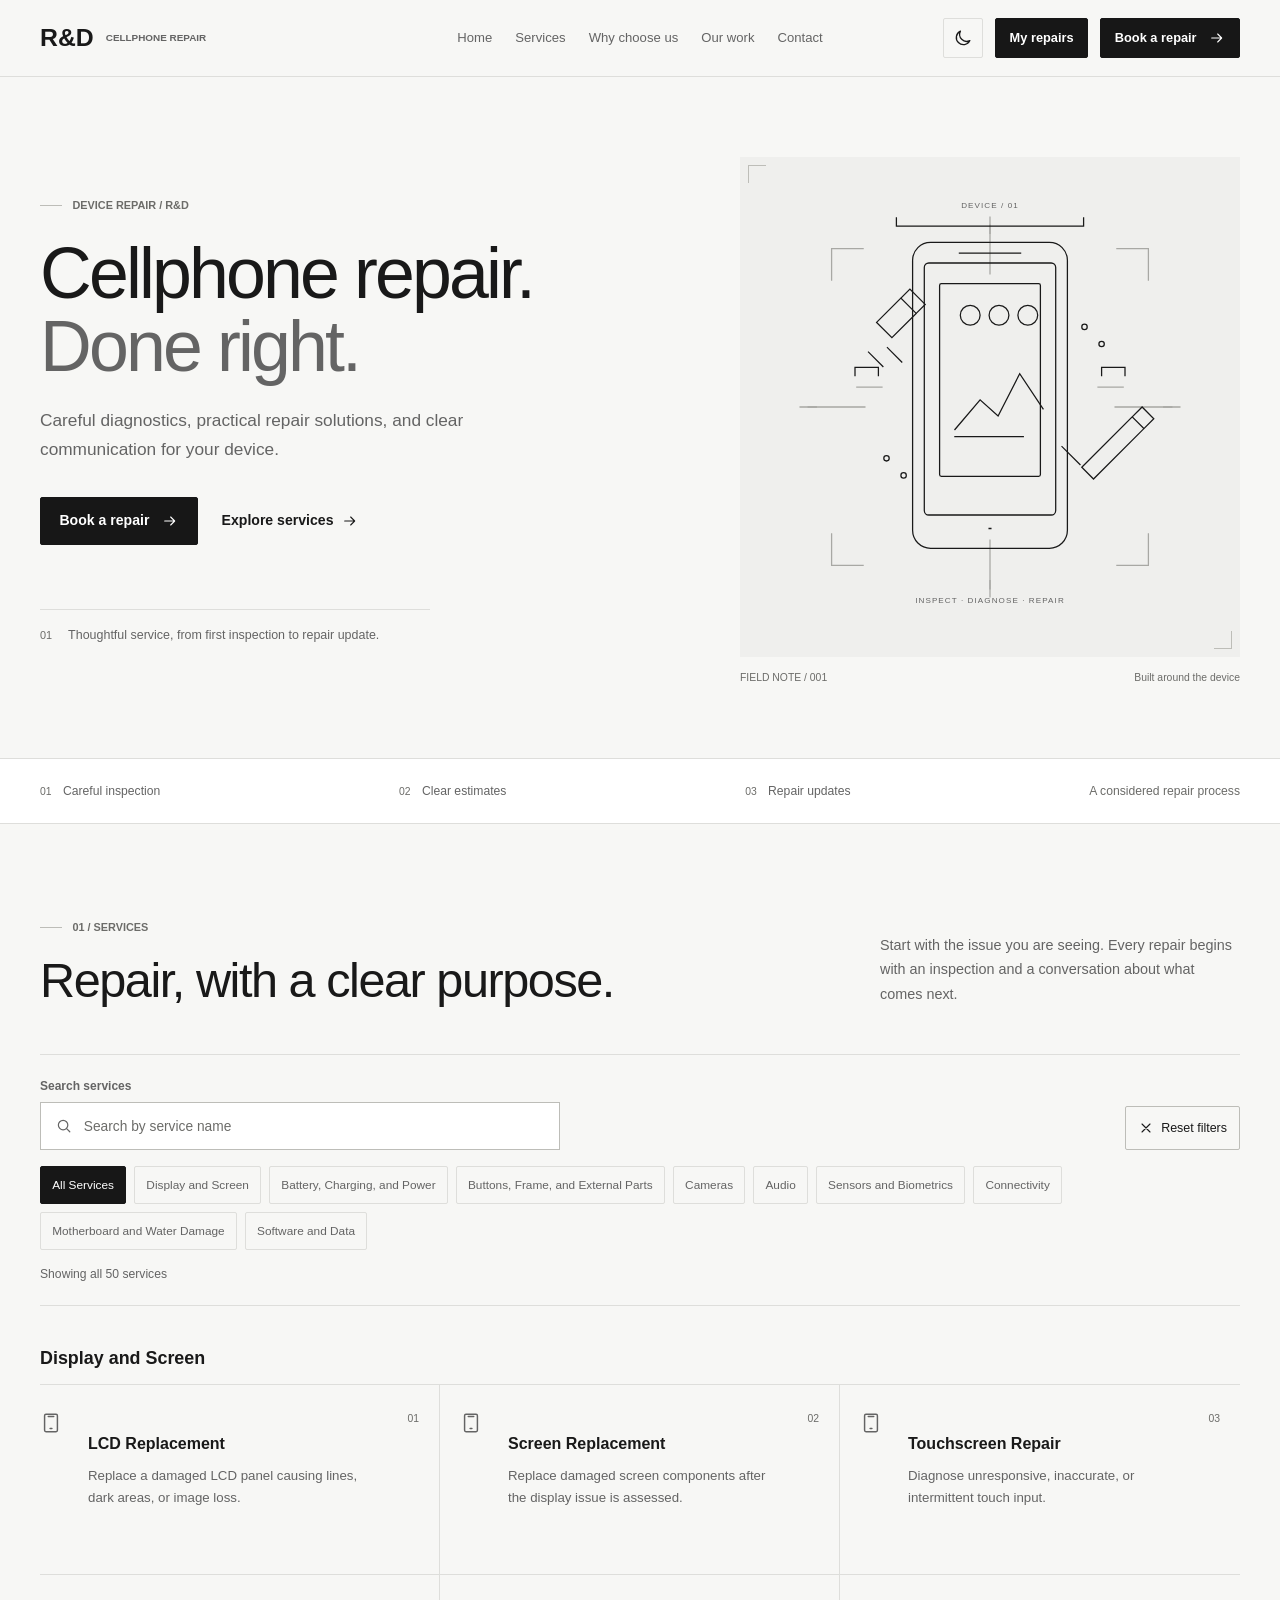
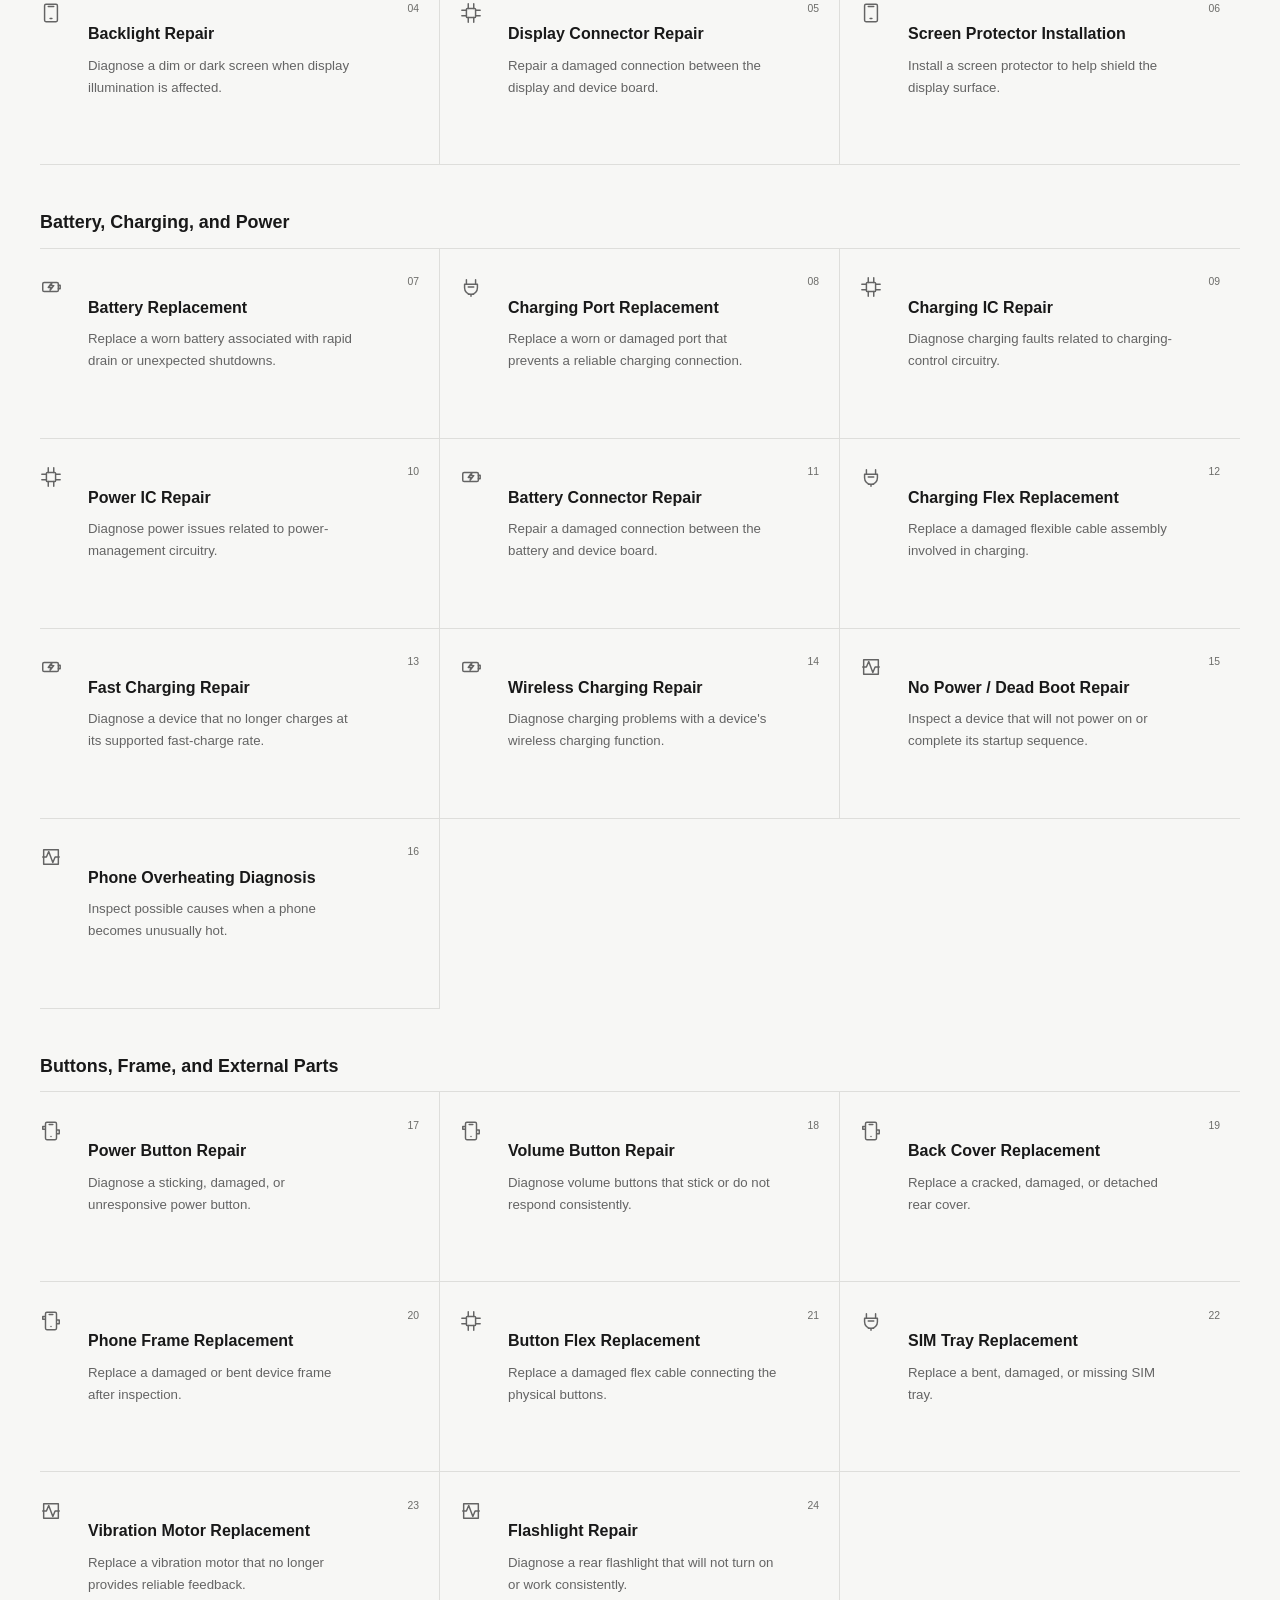
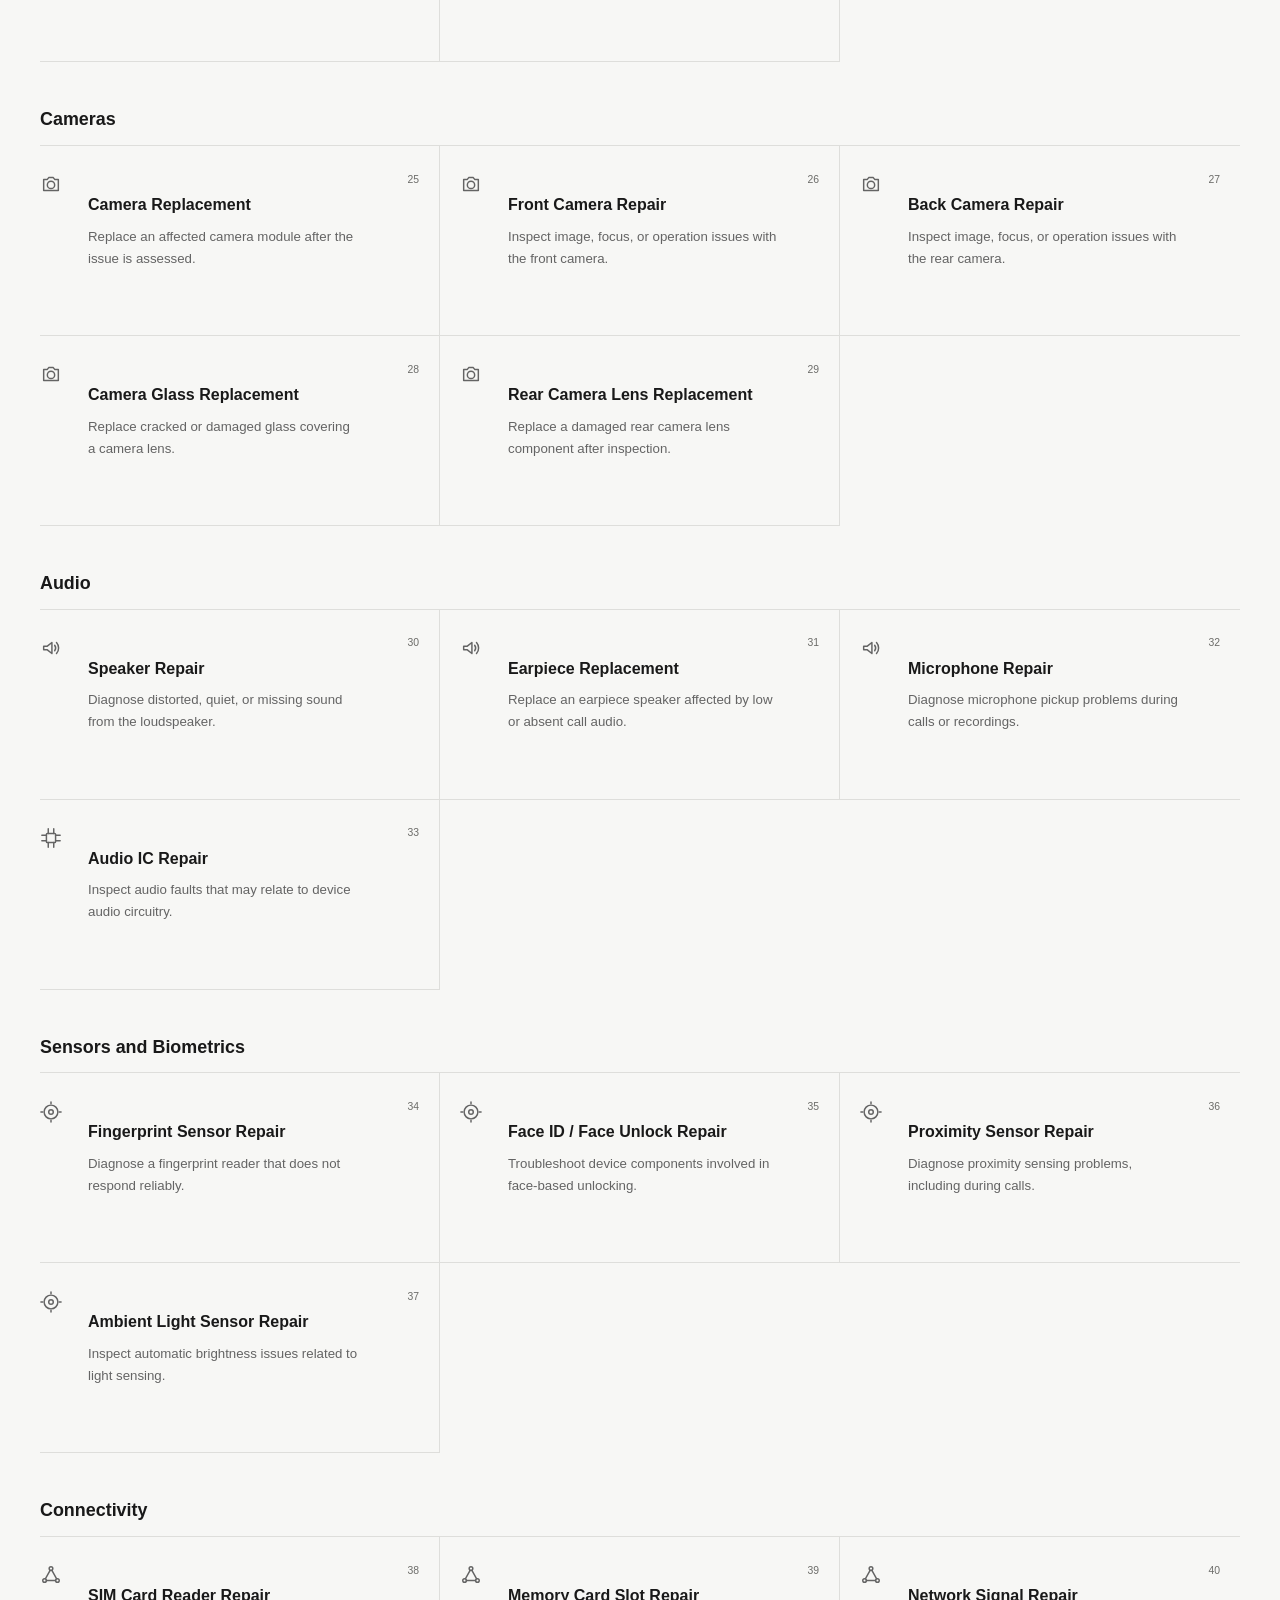
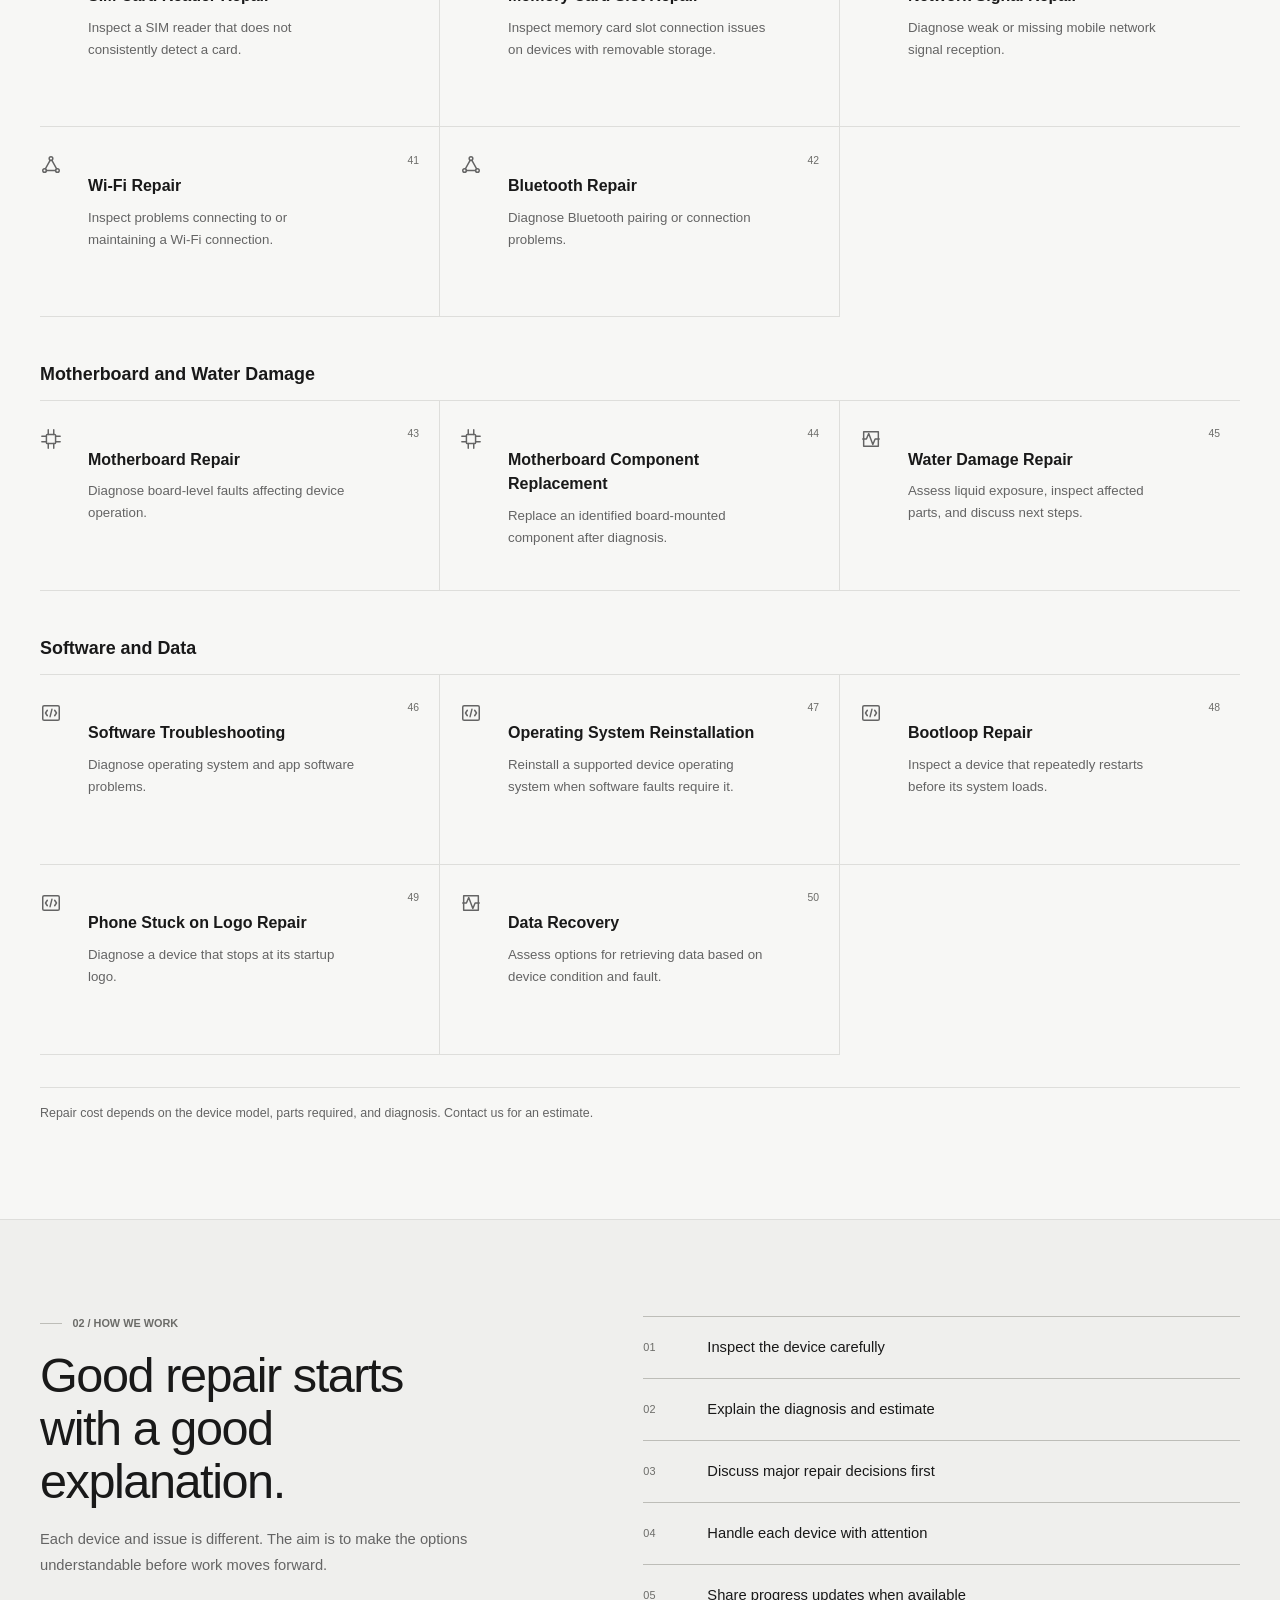
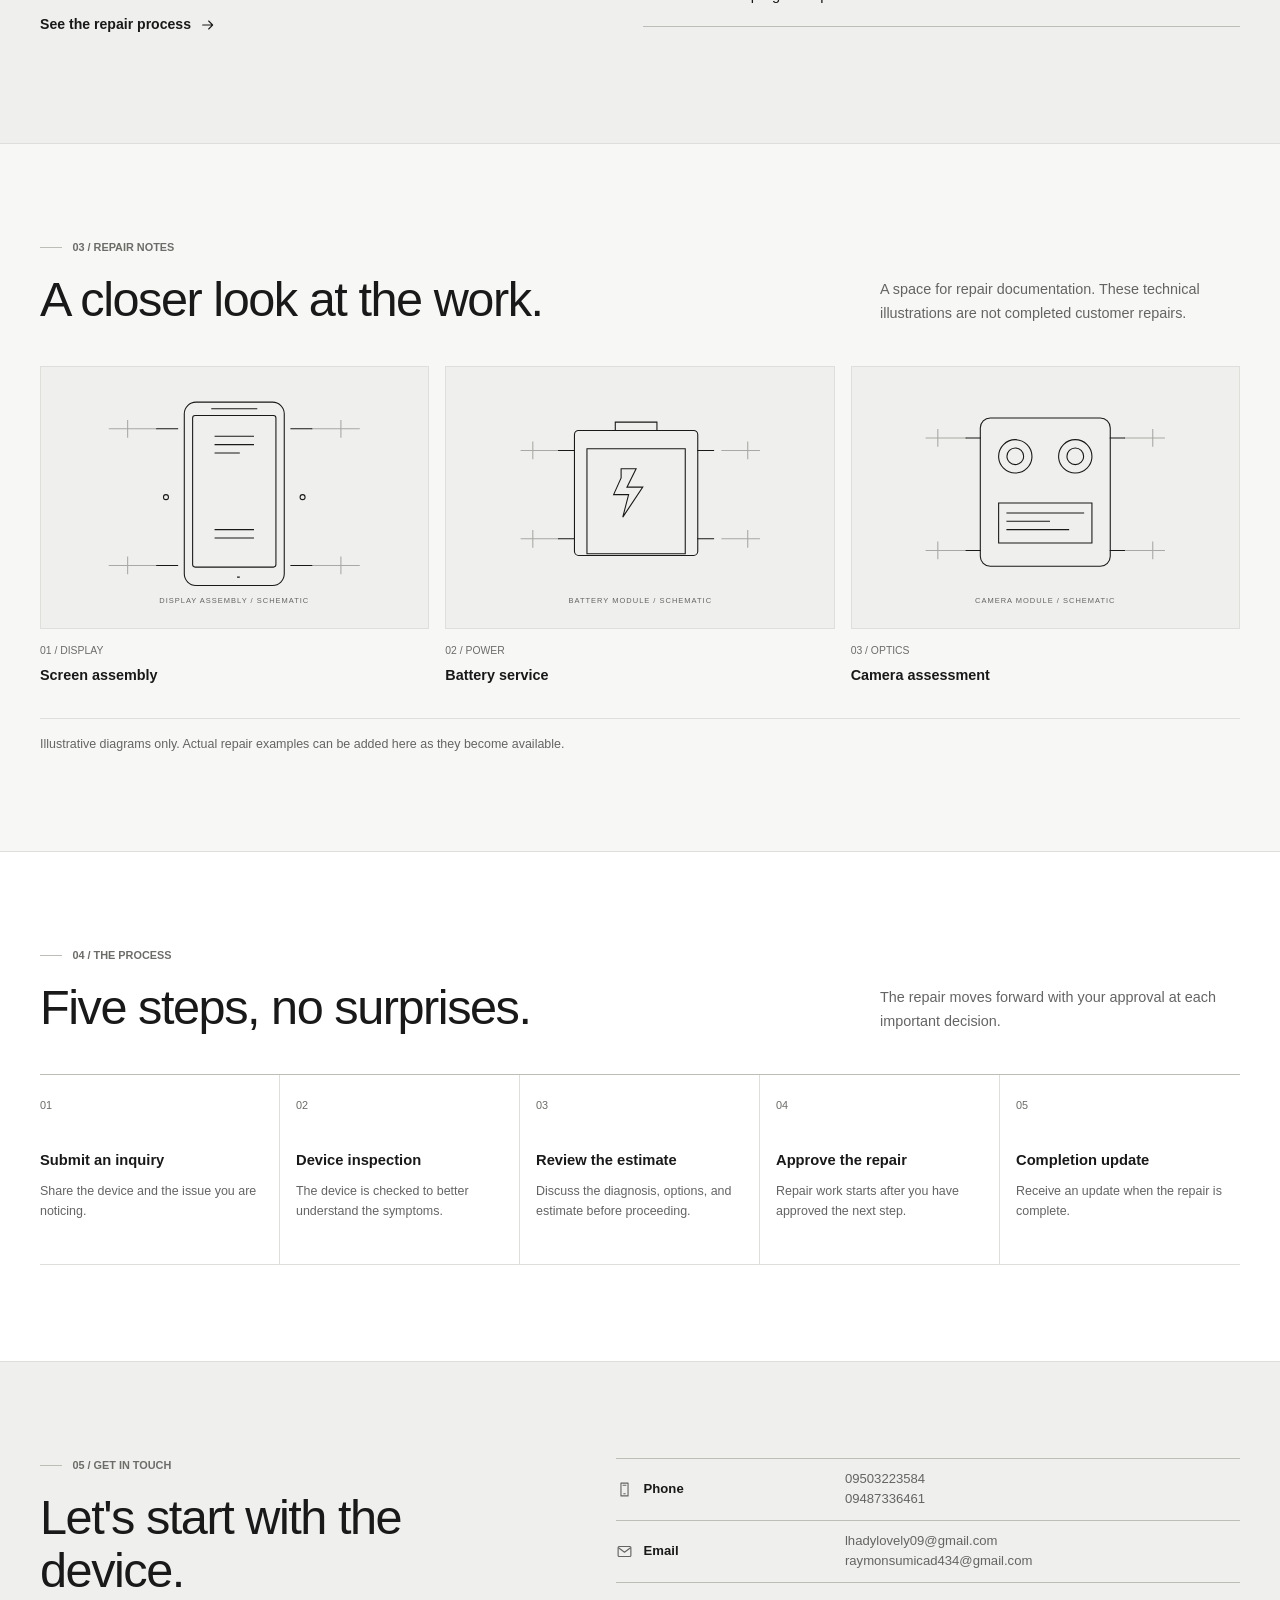
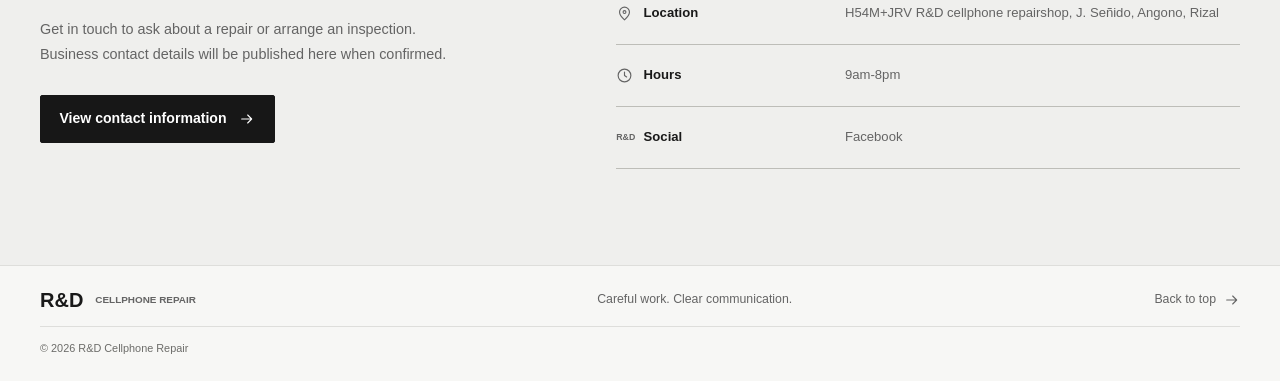
<file: index.html>
<!doctype html>
<html lang="en" data-theme="light">
  <head>
    <meta charset="utf-8" />
    <meta name="viewport" content="width=device-width, initial-scale=1" />
    <meta
      name="description"
      content="R&D Cellphone Repair offers careful device diagnostics, practical repair solutions, and clear communication."
    />
    <meta name="theme-color" content="#f7f7f5" />
    <title>R&amp;D Cellphone Repair | Careful Device Repair</title>
    <script src="./admin/js/supabase-config.js"></script>
    <script src="./business-profile.js"></script>
    <script src="./script.js"></script>
    <link rel="stylesheet" href="./styles.css" />
  </head>
  <body>
    <a class="skip-link" href="#main-content">Skip to content</a>

    <svg
      class="icon-library"
      xmlns="http://www.w3.org/2000/svg"
      aria-hidden="true"
    >
      <symbol id="icon-moon" viewBox="0 0 24 24">
        <path d="M20.2 15.1A8.4 8.4 0 0 1 8.9 3.8 8.5 8.5 0 1 0 20.2 15.1Z" />
      </symbol>
      <symbol id="icon-sun" viewBox="0 0 24 24">
        <circle cx="12" cy="12" r="4" />
        <path
          d="M12 2v2m0 16v2M4.93 4.93l1.42 1.42m11.3 11.3 1.42 1.42M2 12h2m16 0h2M4.93 19.07l1.42-1.42m11.3-11.3 1.42-1.42"
        />
      </symbol>
      <symbol id="icon-menu" viewBox="0 0 24 24">
        <path d="M4 7h16M4 12h16M4 17h16" />
      </symbol>
      <symbol id="icon-close" viewBox="0 0 24 24">
        <path d="m6 6 12 12M18 6 6 18" />
      </symbol>
      <symbol id="icon-arrow" viewBox="0 0 24 24">
        <path d="M4 12h15m-6-6 6 6-6 6" />
      </symbol>
      <symbol id="icon-screen" viewBox="0 0 24 24">
        <rect x="5" y="2.5" width="14" height="19" rx="1.5" />
        <path d="M9 5h6m-4 13h2" />
      </symbol>
      <symbol id="icon-battery" viewBox="0 0 24 24">
        <rect x="3" y="7" width="17" height="10" rx="1.5" />
        <path d="M20 10h2v4h-2M12 8.5l-3 4h3l-1 3 4-5h-3l1-2Z" />
      </symbol>
      <symbol id="icon-port" viewBox="0 0 24 24">
        <path d="M7 4v5m10-5v5M5 9h14v4a7 7 0 0 1-14 0V9Zm7 11v2m-3-2h6" />
        <path d="M9 12h6" />
      </symbol>
      <symbol id="icon-software" viewBox="0 0 24 24">
        <rect x="3" y="4" width="18" height="16" rx="1.5" />
        <path d="m8 9-2 3 2 3m8-6 2 3-2 3m-3-7-2 8" />
      </symbol>
      <symbol id="icon-camera" viewBox="0 0 24 24">
        <path d="M4 7h4l1.5-2h5L16 7h4v12H4z" />
        <circle cx="12" cy="13" r="4" />
      </symbol>
      <symbol id="icon-diagnostics" viewBox="0 0 24 24">
        <path d="M3 12h4l2.5-6 4.5 12 2.5-6H21" />
        <path d="M4 4h16v16H4z" />
      </symbol>
      <symbol id="icon-search" viewBox="0 0 24 24">
        <circle cx="10.8" cy="10.8" r="6.3" />
        <path d="m15.5 15.5 4.2 4.2" />
      </symbol>
      <symbol id="icon-frame" viewBox="0 0 24 24">
        <rect x="6" y="2.5" width="12" height="19" rx="1.5" />
        <path d="M5 7H3v3h2m14 1h2v4h-2M10 5h4m-2 13h.01" />
      </symbol>
      <symbol id="icon-audio" viewBox="0 0 24 24">
        <path d="M4 10v4h4l5 4V6l-5 4H4Z" />
        <path d="M16 9a5 5 0 0 1 0 6m2-9a9 9 0 0 1 0 12" />
      </symbol>
      <symbol id="icon-sensor" viewBox="0 0 24 24">
        <circle cx="12" cy="12" r="7.5" />
        <circle cx="12" cy="12" r="2.5" />
        <path d="M12 1v2m0 18v2M1 12h2m18 0h2" />
      </symbol>
      <symbol id="icon-network" viewBox="0 0 24 24">
        <circle cx="12" cy="5" r="2" />
        <circle cx="5" cy="18" r="2" />
        <circle cx="19" cy="18" r="2" />
        <path d="m11 7-5 9m7-9 5 9M7 18h10" />
      </symbol>
      <symbol id="icon-chip" viewBox="0 0 24 24">
        <rect x="7" y="7" width="10" height="10" rx="1" />
        <path d="M9 2v5m6-5v5M9 17v5m6-5v5M2 9h5m-5 6h5m10-6h5m-5 6h5" />
      </symbol>
      <symbol id="icon-pin" viewBox="0 0 24 24">
        <path d="M19 10c0 5-7 11-7 11S5 15 5 10a7 7 0 1 1 14 0Z" />
        <circle cx="12" cy="10" r="2" />
      </symbol>
      <symbol id="icon-clock" viewBox="0 0 24 24">
        <circle cx="12" cy="12" r="9" />
        <path d="M12 7v5l3 2" />
      </symbol>
      <symbol id="icon-mail" viewBox="0 0 24 24">
        <rect x="3" y="5" width="18" height="14" rx="1.5" />
        <path d="m4 7 8 6 8-6" />
      </symbol>
      <symbol id="icon-phone" viewBox="0 0 24 24">
        <path d="M7 3h10v18H7zM10 6h4m-3 12h2" />
      </symbol>
    </svg>

    <header class="site-header" data-menu-open="false">
      <div class="site-header__inner page-width">
        <a class="brand" href="#home" aria-label="R&D Cellphone Repair home">
          <span class="brand__mark">R&amp;D</span>
          <span class="brand__name">CELLPHONE REPAIR</span>
        </a>

        <nav class="site-nav" aria-label="Main navigation">
          <div class="site-nav__links" id="primary-navigation">
            <a href="#home">Home</a>
            <a href="#services">Services</a>
            <a href="#approach">Why choose us</a>
            <a href="#work">Our work</a>
            <a href="#contact">Contact</a>
            <a class="mobile-book-link" href="./client/?flow=book"
              >Book a repair
              <svg class="icon icon--small" aria-hidden="true">
                <use href="#icon-arrow" /></svg
            ></a>
          </div>
        </nav>

        <div class="site-header__actions">
          <button
            class="icon-button theme-toggle"
            type="button"
            aria-label="Switch to dark mode"
            aria-pressed="false"
            title="Switch to dark mode"
          >
            <svg class="icon" aria-hidden="true"><use href="#icon-moon" /></svg>
          </button>
          <a class="button button--small header-admin" href="./client/"
            >My repairs</a
          >
          <a class="button button--small header-book" href="./client/?flow=book"
            >Book a repair
            <svg class="icon icon--small" aria-hidden="true">
              <use href="#icon-arrow" /></svg
          ></a>
          <button
            class="icon-button menu-toggle"
            type="button"
            aria-label="Open navigation menu"
            aria-controls="primary-navigation"
            aria-expanded="false"
          >
            <svg class="icon menu-toggle__open" aria-hidden="true">
              <use href="#icon-menu" />
            </svg>
            <svg class="icon menu-toggle__close" aria-hidden="true">
              <use href="#icon-close" />
            </svg>
          </button>
        </div>
      </div>
    </header>

    <main id="main-content">
      <section class="hero page-width" id="home" aria-labelledby="hero-title">
        <div class="hero__copy reveal">
          <p class="eyebrow">
            <span class="eyebrow__line"></span> DEVICE REPAIR / R&amp;D
          </p>
          <h1 id="hero-title">
            Cellphone repair.<br /><span>Done right.</span>
          </h1>
          <p class="hero__intro">
            Careful diagnostics, practical repair solutions, and clear
            communication for your device.
          </p>
          <div class="hero__actions">
            <a class="button" href="./client/?flow=book"
              >Book a repair
              <svg class="icon icon--small" aria-hidden="true">
                <use href="#icon-arrow" /></svg
            ></a>
            <a class="text-link" href="#services"
              >Explore services
              <svg class="icon icon--small" aria-hidden="true">
                <use href="#icon-arrow" /></svg
            ></a>
          </div>
          <div class="hero__note">
            <span class="hero__note-index">01</span
            ><span
              >Thoughtful service, from first inspection to repair update.</span
            >
          </div>
        </div>

        <figure class="hero-figure reveal reveal--delay">
          <div class="hero-figure__frame">
            <svg
              class="hero-figure__drawing"
              viewBox="0 0 520 520"
              role="img"
              aria-labelledby="hero-art-title hero-art-desc"
              xmlns="http://www.w3.org/2000/svg"
            >
              <title id="hero-art-title">Phone repair technical drawing</title>
              <desc id="hero-art-desc">
                A clean line illustration of a smartphone, its display, and a
                precision screwdriver.
              </desc>
              <g
                fill="none"
                stroke="currentColor"
                stroke-width="1.4"
                stroke-linecap="square"
                stroke-linejoin="miter"
              >
                <path
                  class="drawing-soft"
                  d="M58 260h63M399 260h63M260 58v54M260 408v54"
                />
                <path
                  class="drawing-soft"
                  d="M84 84h35M84 84v35m352-35h-35m35 0v35M84 436h35m-35 0v-35m352 35h-35m35 0v-35"
                />
                <rect x="174" y="77" width="172" height="340" rx="20" />
                <rect x="187" y="100" width="146" height="280" rx="5" />
                <path d="M226 89h68m-35 306h2" />
                <rect x="204" y="123" width="112" height="214" rx="2" />
                <path d="m221 285 28-33 20 18 24-47 26 39m-98 31h76" />
                <circle cx="238" cy="158" r="11" />
                <circle cx="270" cy="158" r="11" />
                <circle cx="302" cy="158" r="11" />
                <path
                  d="m134 166 27-27 17 17-27 27-17-17Zm27-27 10-10 17 17-10 10m-53 43 16 16m5-21 16 16"
                />
                <path
                  d="m362 327 56-56 13 13-56 56-13-13Zm56-56 11-11 13 13-11 11m-91 20 20 20"
                />
                <circle cx="145" cy="317" r="3" />
                <circle cx="164" cy="336" r="3" />
                <circle cx="365" cy="171" r="3" />
                <circle cx="384" cy="190" r="3" />
                <path
                  class="drawing-soft"
                  d="M112 238h28m240 0h28M260 49v18m0 386v18M49 260h18m386 0h18"
                />
                <path
                  d="M110 216h26m-26 0v9m26-9v9m248-9h26m-26 0v9m26-9v9M156 59v-9m0 9h208m0-9v9"
                />
              </g>
              <text x="260" y="39" text-anchor="middle" class="drawing-label">
                DEVICE / 01
              </text>
              <text x="260" y="478" text-anchor="middle" class="drawing-label">
                INSPECT · DIAGNOSE · REPAIR
              </text>
            </svg>
            <span class="hero-figure__corner hero-figure__corner--tl"></span>
            <span class="hero-figure__corner hero-figure__corner--br"></span>
          </div>
          <figcaption>
            <span>FIELD NOTE / 001</span><span>Built around the device</span>
          </figcaption>
        </figure>
      </section>

      <div class="service-strip" aria-label="Service approach">
        <div class="page-width service-strip__inner">
          <span><b>01</b> Careful inspection</span>
          <span><b>02</b> Clear estimates</span>
          <span><b>03</b> Repair updates</span>
          <span class="service-strip__label">A considered repair process</span>
        </div>
      </div>

      <section
        class="section page-width"
        id="services"
        aria-labelledby="services-title"
      >
        <div class="section-heading reveal">
          <div>
            <p class="eyebrow">
              <span class="eyebrow__line"></span> 01 / SERVICES
            </p>
            <h2 id="services-title">Repair, with a clear purpose.</h2>
          </div>
          <p class="section-heading__aside">
            Start with the issue you are seeing. Every repair begins with an
            inspection and a conversation about what comes next.
          </p>
        </div>

        <div class="service-browser">
          <div class="service-browser__search-row">
            <label class="service-search" for="service-search">
              <span class="service-search__label">Search services</span>
              <span class="service-search__field">
                <svg class="icon" aria-hidden="true">
                  <use href="#icon-search" />
                </svg>
                <input
                  id="service-search"
                  type="search"
                  placeholder="Search by service name"
                  autocomplete="off"
                  aria-controls="service-catalog"
                  aria-describedby="service-results"
                />
              </span>
            </label>
            <button class="service-reset" id="service-reset" type="button">
              <svg class="icon icon--small" aria-hidden="true">
                <use href="#icon-close" />
              </svg>
              Reset filters
            </button>
          </div>
          <div
            class="service-filters"
            role="group"
            aria-label="Filter services by category"
          >
            <button
              class="service-filter"
              type="button"
              data-category-filter="all"
              aria-pressed="true"
              aria-controls="service-catalog"
            >
              All Services
            </button>
            <button
              class="service-filter"
              type="button"
              data-category-filter="display"
              aria-pressed="false"
              aria-controls="service-catalog"
            >
              Display and Screen
            </button>
            <button
              class="service-filter"
              type="button"
              data-category-filter="power"
              aria-pressed="false"
              aria-controls="service-catalog"
            >
              Battery, Charging, and Power
            </button>
            <button
              class="service-filter"
              type="button"
              data-category-filter="external"
              aria-pressed="false"
              aria-controls="service-catalog"
            >
              Buttons, Frame, and External Parts
            </button>
            <button
              class="service-filter"
              type="button"
              data-category-filter="cameras"
              aria-pressed="false"
              aria-controls="service-catalog"
            >
              Cameras
            </button>
            <button
              class="service-filter"
              type="button"
              data-category-filter="audio"
              aria-pressed="false"
              aria-controls="service-catalog"
            >
              Audio
            </button>
            <button
              class="service-filter"
              type="button"
              data-category-filter="sensors"
              aria-pressed="false"
              aria-controls="service-catalog"
            >
              Sensors and Biometrics
            </button>
            <button
              class="service-filter"
              type="button"
              data-category-filter="connectivity"
              aria-pressed="false"
              aria-controls="service-catalog"
            >
              Connectivity
            </button>
            <button
              class="service-filter"
              type="button"
              data-category-filter="motherboard"
              aria-pressed="false"
              aria-controls="service-catalog"
            >
              Motherboard and Water Damage
            </button>
            <button
              class="service-filter"
              type="button"
              data-category-filter="software"
              aria-pressed="false"
              aria-controls="service-catalog"
            >
              Software and Data
            </button>
          </div>
          <p
            class="service-results"
            id="service-results"
            role="status"
            aria-live="polite"
            aria-atomic="true"
          >
            Showing all 50 services
          </p>
        </div>

        <div class="service-catalog" id="service-catalog">
          <section
            class="service-category"
            data-category-group="display"
            aria-labelledby="service-category-display"
          >
            <h3 class="service-category__title" id="service-category-display">
              Display and Screen
            </h3>
            <div class="services-grid reveal-stagger">
              <article class="service-item" data-category="display">
                <svg class="icon service-item__icon" aria-hidden="true">
                  <use href="#icon-screen" />
                </svg>
                <div>
                  <h4>LCD Replacement</h4>
                  <p>
                    Replace a damaged LCD panel causing lines, dark areas, or
                    image loss.
                  </p>
                </div>
                <span class="service-item__index">01</span>
              </article>
              <article class="service-item" data-category="display">
                <svg class="icon service-item__icon" aria-hidden="true">
                  <use href="#icon-screen" />
                </svg>
                <div>
                  <h4>Screen Replacement</h4>
                  <p>
                    Replace damaged screen components after the display issue is
                    assessed.
                  </p>
                </div>
                <span class="service-item__index">02</span>
              </article>
              <article class="service-item" data-category="display">
                <svg class="icon service-item__icon" aria-hidden="true">
                  <use href="#icon-screen" />
                </svg>
                <div>
                  <h4>Touchscreen Repair</h4>
                  <p>
                    Diagnose unresponsive, inaccurate, or intermittent touch
                    input.
                  </p>
                </div>
                <span class="service-item__index">03</span>
              </article>
              <article class="service-item" data-category="display">
                <svg class="icon service-item__icon" aria-hidden="true">
                  <use href="#icon-screen" />
                </svg>
                <div>
                  <h4>Backlight Repair</h4>
                  <p>
                    Diagnose a dim or dark screen when display illumination is
                    affected.
                  </p>
                </div>
                <span class="service-item__index">04</span>
              </article>
              <article class="service-item" data-category="display">
                <svg class="icon service-item__icon" aria-hidden="true">
                  <use href="#icon-chip" />
                </svg>
                <div>
                  <h4>Display Connector Repair</h4>
                  <p>
                    Repair a damaged connection between the display and device
                    board.
                  </p>
                </div>
                <span class="service-item__index">05</span>
              </article>
              <article class="service-item" data-category="display">
                <svg class="icon service-item__icon" aria-hidden="true">
                  <use href="#icon-screen" />
                </svg>
                <div>
                  <h4>Screen Protector Installation</h4>
                  <p>
                    Install a screen protector to help shield the display
                    surface.
                  </p>
                </div>
                <span class="service-item__index">06</span>
              </article>
            </div>
          </section>

          <section
            class="service-category"
            data-category-group="power"
            aria-labelledby="service-category-power"
          >
            <h3 class="service-category__title" id="service-category-power">
              Battery, Charging, and Power
            </h3>
            <div class="services-grid reveal-stagger">
              <article class="service-item" data-category="power">
                <svg class="icon service-item__icon" aria-hidden="true">
                  <use href="#icon-battery" />
                </svg>
                <div>
                  <h4>Battery Replacement</h4>
                  <p>
                    Replace a worn battery associated with rapid drain or
                    unexpected shutdowns.
                  </p>
                </div>
                <span class="service-item__index">07</span>
              </article>
              <article class="service-item" data-category="power">
                <svg class="icon service-item__icon" aria-hidden="true">
                  <use href="#icon-port" />
                </svg>
                <div>
                  <h4>Charging Port Replacement</h4>
                  <p>
                    Replace a worn or damaged port that prevents a reliable
                    charging connection.
                  </p>
                </div>
                <span class="service-item__index">08</span>
              </article>
              <article class="service-item" data-category="power">
                <svg class="icon service-item__icon" aria-hidden="true">
                  <use href="#icon-chip" />
                </svg>
                <div>
                  <h4>Charging IC Repair</h4>
                  <p>
                    Diagnose charging faults related to charging-control
                    circuitry.
                  </p>
                </div>
                <span class="service-item__index">09</span>
              </article>
              <article class="service-item" data-category="power">
                <svg class="icon service-item__icon" aria-hidden="true">
                  <use href="#icon-chip" />
                </svg>
                <div>
                  <h4>Power IC Repair</h4>
                  <p>
                    Diagnose power issues related to power-management circuitry.
                  </p>
                </div>
                <span class="service-item__index">10</span>
              </article>
              <article class="service-item" data-category="power">
                <svg class="icon service-item__icon" aria-hidden="true">
                  <use href="#icon-battery" />
                </svg>
                <div>
                  <h4>Battery Connector Repair</h4>
                  <p>
                    Repair a damaged connection between the battery and device
                    board.
                  </p>
                </div>
                <span class="service-item__index">11</span>
              </article>
              <article class="service-item" data-category="power">
                <svg class="icon service-item__icon" aria-hidden="true">
                  <use href="#icon-port" />
                </svg>
                <div>
                  <h4>Charging Flex Replacement</h4>
                  <p>
                    Replace a damaged flexible cable assembly involved in
                    charging.
                  </p>
                </div>
                <span class="service-item__index">12</span>
              </article>
              <article class="service-item" data-category="power">
                <svg class="icon service-item__icon" aria-hidden="true">
                  <use href="#icon-battery" />
                </svg>
                <div>
                  <h4>Fast Charging Repair</h4>
                  <p>
                    Diagnose a device that no longer charges at its supported
                    fast-charge rate.
                  </p>
                </div>
                <span class="service-item__index">13</span>
              </article>
              <article class="service-item" data-category="power">
                <svg class="icon service-item__icon" aria-hidden="true">
                  <use href="#icon-battery" />
                </svg>
                <div>
                  <h4>Wireless Charging Repair</h4>
                  <p>
                    Diagnose charging problems with a device's wireless charging
                    function.
                  </p>
                </div>
                <span class="service-item__index">14</span>
              </article>
              <article class="service-item" data-category="power">
                <svg class="icon service-item__icon" aria-hidden="true">
                  <use href="#icon-diagnostics" />
                </svg>
                <div>
                  <h4>No Power / Dead Boot Repair</h4>
                  <p>
                    Inspect a device that will not power on or complete its
                    startup sequence.
                  </p>
                </div>
                <span class="service-item__index">15</span>
              </article>
              <article class="service-item" data-category="power">
                <svg class="icon service-item__icon" aria-hidden="true">
                  <use href="#icon-diagnostics" />
                </svg>
                <div>
                  <h4>Phone Overheating Diagnosis</h4>
                  <p>
                    Inspect possible causes when a phone becomes unusually hot.
                  </p>
                </div>
                <span class="service-item__index">16</span>
              </article>
            </div>
          </section>

          <section
            class="service-category"
            data-category-group="external"
            aria-labelledby="service-category-external"
          >
            <h3 class="service-category__title" id="service-category-external">
              Buttons, Frame, and External Parts
            </h3>
            <div class="services-grid reveal-stagger">
              <article class="service-item" data-category="external">
                <svg class="icon service-item__icon" aria-hidden="true">
                  <use href="#icon-frame" />
                </svg>
                <div>
                  <h4>Power Button Repair</h4>
                  <p>
                    Diagnose a sticking, damaged, or unresponsive power button.
                  </p>
                </div>
                <span class="service-item__index">17</span>
              </article>
              <article class="service-item" data-category="external">
                <svg class="icon service-item__icon" aria-hidden="true">
                  <use href="#icon-frame" />
                </svg>
                <div>
                  <h4>Volume Button Repair</h4>
                  <p>
                    Diagnose volume buttons that stick or do not respond
                    consistently.
                  </p>
                </div>
                <span class="service-item__index">18</span>
              </article>
              <article class="service-item" data-category="external">
                <svg class="icon service-item__icon" aria-hidden="true">
                  <use href="#icon-frame" />
                </svg>
                <div>
                  <h4>Back Cover Replacement</h4>
                  <p>Replace a cracked, damaged, or detached rear cover.</p>
                </div>
                <span class="service-item__index">19</span>
              </article>
              <article class="service-item" data-category="external">
                <svg class="icon service-item__icon" aria-hidden="true">
                  <use href="#icon-frame" />
                </svg>
                <div>
                  <h4>Phone Frame Replacement</h4>
                  <p>
                    Replace a damaged or bent device frame after inspection.
                  </p>
                </div>
                <span class="service-item__index">20</span>
              </article>
              <article class="service-item" data-category="external">
                <svg class="icon service-item__icon" aria-hidden="true">
                  <use href="#icon-chip" />
                </svg>
                <div>
                  <h4>Button Flex Replacement</h4>
                  <p>
                    Replace a damaged flex cable connecting the physical
                    buttons.
                  </p>
                </div>
                <span class="service-item__index">21</span>
              </article>
              <article class="service-item" data-category="external">
                <svg class="icon service-item__icon" aria-hidden="true">
                  <use href="#icon-port" />
                </svg>
                <div>
                  <h4>SIM Tray Replacement</h4>
                  <p>Replace a bent, damaged, or missing SIM tray.</p>
                </div>
                <span class="service-item__index">22</span>
              </article>
              <article class="service-item" data-category="external">
                <svg class="icon service-item__icon" aria-hidden="true">
                  <use href="#icon-diagnostics" />
                </svg>
                <div>
                  <h4>Vibration Motor Replacement</h4>
                  <p>
                    Replace a vibration motor that no longer provides reliable
                    feedback.
                  </p>
                </div>
                <span class="service-item__index">23</span>
              </article>
              <article class="service-item" data-category="external">
                <svg class="icon service-item__icon" aria-hidden="true">
                  <use href="#icon-diagnostics" />
                </svg>
                <div>
                  <h4>Flashlight Repair</h4>
                  <p>
                    Diagnose a rear flashlight that will not turn on or work
                    consistently.
                  </p>
                </div>
                <span class="service-item__index">24</span>
              </article>
            </div>
          </section>

          <section
            class="service-category"
            data-category-group="cameras"
            aria-labelledby="service-category-cameras"
          >
            <h3 class="service-category__title" id="service-category-cameras">
              Cameras
            </h3>
            <div class="services-grid reveal-stagger">
              <article class="service-item" data-category="cameras">
                <svg class="icon service-item__icon" aria-hidden="true">
                  <use href="#icon-camera" />
                </svg>
                <div>
                  <h4>Camera Replacement</h4>
                  <p>
                    Replace an affected camera module after the issue is
                    assessed.
                  </p>
                </div>
                <span class="service-item__index">25</span>
              </article>
              <article class="service-item" data-category="cameras">
                <svg class="icon service-item__icon" aria-hidden="true">
                  <use href="#icon-camera" />
                </svg>
                <div>
                  <h4>Front Camera Repair</h4>
                  <p>
                    Inspect image, focus, or operation issues with the front
                    camera.
                  </p>
                </div>
                <span class="service-item__index">26</span>
              </article>
              <article class="service-item" data-category="cameras">
                <svg class="icon service-item__icon" aria-hidden="true">
                  <use href="#icon-camera" />
                </svg>
                <div>
                  <h4>Back Camera Repair</h4>
                  <p>
                    Inspect image, focus, or operation issues with the rear
                    camera.
                  </p>
                </div>
                <span class="service-item__index">27</span>
              </article>
              <article class="service-item" data-category="cameras">
                <svg class="icon service-item__icon" aria-hidden="true">
                  <use href="#icon-camera" />
                </svg>
                <div>
                  <h4>Camera Glass Replacement</h4>
                  <p>
                    Replace cracked or damaged glass covering a camera lens.
                  </p>
                </div>
                <span class="service-item__index">28</span>
              </article>
              <article class="service-item" data-category="cameras">
                <svg class="icon service-item__icon" aria-hidden="true">
                  <use href="#icon-camera" />
                </svg>
                <div>
                  <h4>Rear Camera Lens Replacement</h4>
                  <p>
                    Replace a damaged rear camera lens component after
                    inspection.
                  </p>
                </div>
                <span class="service-item__index">29</span>
              </article>
            </div>
          </section>

          <section
            class="service-category"
            data-category-group="audio"
            aria-labelledby="service-category-audio"
          >
            <h3 class="service-category__title" id="service-category-audio">
              Audio
            </h3>
            <div class="services-grid reveal-stagger">
              <article class="service-item" data-category="audio">
                <svg class="icon service-item__icon" aria-hidden="true">
                  <use href="#icon-audio" />
                </svg>
                <div>
                  <h4>Speaker Repair</h4>
                  <p>
                    Diagnose distorted, quiet, or missing sound from the
                    loudspeaker.
                  </p>
                </div>
                <span class="service-item__index">30</span>
              </article>
              <article class="service-item" data-category="audio">
                <svg class="icon service-item__icon" aria-hidden="true">
                  <use href="#icon-audio" />
                </svg>
                <div>
                  <h4>Earpiece Replacement</h4>
                  <p>
                    Replace an earpiece speaker affected by low or absent call
                    audio.
                  </p>
                </div>
                <span class="service-item__index">31</span>
              </article>
              <article class="service-item" data-category="audio">
                <svg class="icon service-item__icon" aria-hidden="true">
                  <use href="#icon-audio" />
                </svg>
                <div>
                  <h4>Microphone Repair</h4>
                  <p>
                    Diagnose microphone pickup problems during calls or
                    recordings.
                  </p>
                </div>
                <span class="service-item__index">32</span>
              </article>
              <article class="service-item" data-category="audio">
                <svg class="icon service-item__icon" aria-hidden="true">
                  <use href="#icon-chip" />
                </svg>
                <div>
                  <h4>Audio IC Repair</h4>
                  <p>
                    Inspect audio faults that may relate to device audio
                    circuitry.
                  </p>
                </div>
                <span class="service-item__index">33</span>
              </article>
            </div>
          </section>

          <section
            class="service-category"
            data-category-group="sensors"
            aria-labelledby="service-category-sensors"
          >
            <h3 class="service-category__title" id="service-category-sensors">
              Sensors and Biometrics
            </h3>
            <div class="services-grid reveal-stagger">
              <article class="service-item" data-category="sensors">
                <svg class="icon service-item__icon" aria-hidden="true">
                  <use href="#icon-sensor" />
                </svg>
                <div>
                  <h4>Fingerprint Sensor Repair</h4>
                  <p>
                    Diagnose a fingerprint reader that does not respond
                    reliably.
                  </p>
                </div>
                <span class="service-item__index">34</span>
              </article>
              <article class="service-item" data-category="sensors">
                <svg class="icon service-item__icon" aria-hidden="true">
                  <use href="#icon-sensor" />
                </svg>
                <div>
                  <h4>Face ID / Face Unlock Repair</h4>
                  <p>
                    Troubleshoot device components involved in face-based
                    unlocking.
                  </p>
                </div>
                <span class="service-item__index">35</span>
              </article>
              <article class="service-item" data-category="sensors">
                <svg class="icon service-item__icon" aria-hidden="true">
                  <use href="#icon-sensor" />
                </svg>
                <div>
                  <h4>Proximity Sensor Repair</h4>
                  <p>
                    Diagnose proximity sensing problems, including during calls.
                  </p>
                </div>
                <span class="service-item__index">36</span>
              </article>
              <article class="service-item" data-category="sensors">
                <svg class="icon service-item__icon" aria-hidden="true">
                  <use href="#icon-sensor" />
                </svg>
                <div>
                  <h4>Ambient Light Sensor Repair</h4>
                  <p>
                    Inspect automatic brightness issues related to light
                    sensing.
                  </p>
                </div>
                <span class="service-item__index">37</span>
              </article>
            </div>
          </section>

          <section
            class="service-category"
            data-category-group="connectivity"
            aria-labelledby="service-category-connectivity"
          >
            <h3
              class="service-category__title"
              id="service-category-connectivity"
            >
              Connectivity
            </h3>
            <div class="services-grid reveal-stagger">
              <article class="service-item" data-category="connectivity">
                <svg class="icon service-item__icon" aria-hidden="true">
                  <use href="#icon-network" />
                </svg>
                <div>
                  <h4>SIM Card Reader Repair</h4>
                  <p>
                    Inspect a SIM reader that does not consistently detect a
                    card.
                  </p>
                </div>
                <span class="service-item__index">38</span>
              </article>
              <article class="service-item" data-category="connectivity">
                <svg class="icon service-item__icon" aria-hidden="true">
                  <use href="#icon-network" />
                </svg>
                <div>
                  <h4>Memory Card Slot Repair</h4>
                  <p>
                    Inspect memory card slot connection issues on devices with
                    removable storage.
                  </p>
                </div>
                <span class="service-item__index">39</span>
              </article>
              <article class="service-item" data-category="connectivity">
                <svg class="icon service-item__icon" aria-hidden="true">
                  <use href="#icon-network" />
                </svg>
                <div>
                  <h4>Network Signal Repair</h4>
                  <p>
                    Diagnose weak or missing mobile network signal reception.
                  </p>
                </div>
                <span class="service-item__index">40</span>
              </article>
              <article class="service-item" data-category="connectivity">
                <svg class="icon service-item__icon" aria-hidden="true">
                  <use href="#icon-network" />
                </svg>
                <div>
                  <h4>Wi-Fi Repair</h4>
                  <p>
                    Inspect problems connecting to or maintaining a Wi-Fi
                    connection.
                  </p>
                </div>
                <span class="service-item__index">41</span>
              </article>
              <article class="service-item" data-category="connectivity">
                <svg class="icon service-item__icon" aria-hidden="true">
                  <use href="#icon-network" />
                </svg>
                <div>
                  <h4>Bluetooth Repair</h4>
                  <p>Diagnose Bluetooth pairing or connection problems.</p>
                </div>
                <span class="service-item__index">42</span>
              </article>
            </div>
          </section>

          <section
            class="service-category"
            data-category-group="motherboard"
            aria-labelledby="service-category-motherboard"
          >
            <h3
              class="service-category__title"
              id="service-category-motherboard"
            >
              Motherboard and Water Damage
            </h3>
            <div class="services-grid reveal-stagger">
              <article class="service-item" data-category="motherboard">
                <svg class="icon service-item__icon" aria-hidden="true">
                  <use href="#icon-chip" />
                </svg>
                <div>
                  <h4>Motherboard Repair</h4>
                  <p>Diagnose board-level faults affecting device operation.</p>
                </div>
                <span class="service-item__index">43</span>
              </article>
              <article class="service-item" data-category="motherboard">
                <svg class="icon service-item__icon" aria-hidden="true">
                  <use href="#icon-chip" />
                </svg>
                <div>
                  <h4>Motherboard Component Replacement</h4>
                  <p>
                    Replace an identified board-mounted component after
                    diagnosis.
                  </p>
                </div>
                <span class="service-item__index">44</span>
              </article>
              <article class="service-item" data-category="motherboard">
                <svg class="icon service-item__icon" aria-hidden="true">
                  <use href="#icon-diagnostics" />
                </svg>
                <div>
                  <h4>Water Damage Repair</h4>
                  <p>
                    Assess liquid exposure, inspect affected parts, and discuss
                    next steps.
                  </p>
                </div>
                <span class="service-item__index">45</span>
              </article>
            </div>
          </section>

          <section
            class="service-category"
            data-category-group="software"
            aria-labelledby="service-category-software"
          >
            <h3 class="service-category__title" id="service-category-software">
              Software and Data
            </h3>
            <div class="services-grid reveal-stagger">
              <article class="service-item" data-category="software">
                <svg class="icon service-item__icon" aria-hidden="true">
                  <use href="#icon-software" />
                </svg>
                <div>
                  <h4>Software Troubleshooting</h4>
                  <p>Diagnose operating system and app software problems.</p>
                </div>
                <span class="service-item__index">46</span>
              </article>
              <article class="service-item" data-category="software">
                <svg class="icon service-item__icon" aria-hidden="true">
                  <use href="#icon-software" />
                </svg>
                <div>
                  <h4>Operating System Reinstallation</h4>
                  <p>
                    Reinstall a supported device operating system when software
                    faults require it.
                  </p>
                </div>
                <span class="service-item__index">47</span>
              </article>
              <article class="service-item" data-category="software">
                <svg class="icon service-item__icon" aria-hidden="true">
                  <use href="#icon-software" />
                </svg>
                <div>
                  <h4>Bootloop Repair</h4>
                  <p>
                    Inspect a device that repeatedly restarts before its system
                    loads.
                  </p>
                </div>
                <span class="service-item__index">48</span>
              </article>
              <article class="service-item" data-category="software">
                <svg class="icon service-item__icon" aria-hidden="true">
                  <use href="#icon-software" />
                </svg>
                <div>
                  <h4>Phone Stuck on Logo Repair</h4>
                  <p>Diagnose a device that stops at its startup logo.</p>
                </div>
                <span class="service-item__index">49</span>
              </article>
              <article class="service-item" data-category="software">
                <svg class="icon service-item__icon" aria-hidden="true">
                  <use href="#icon-diagnostics" />
                </svg>
                <div>
                  <h4>Data Recovery</h4>
                  <p>
                    Assess options for retrieving data based on device condition
                    and fault.
                  </p>
                </div>
                <span class="service-item__index">50</span>
              </article>
            </div>
          </section>
        </div>

        <div class="service-empty" id="service-empty" hidden>
          <h3>No matching services</h3>
          <p>Try another search term or browse our repair categories.</p>
          <a class="text-link" href="./client/?flow=book"
            >Ask about another repair
            <svg class="icon icon--small" aria-hidden="true">
              <use href="#icon-arrow" />
            </svg>
          </a>
        </div>
        <div class="service-suggestions" id="service-suggestions" hidden>
          <h3>Did you mean one of these?</h3>
          <p
            class="service-suggestions__note"
            id="service-suggestions-note"
          ></p>
          <div
            class="service-suggestion-list"
            id="service-suggestion-list"
          ></div>
        </div>
        <div
          class="service-empty service-category-notice"
          id="service-category-notice"
          hidden
        >
          <h3>This category is limiting the results.</h3>
          <p id="service-category-notice-message"></p>
          <button class="service-reset" id="service-show-all" type="button">
            Show All Services
          </button>
        </div>
        <p class="service-pricing-note">
          Repair cost depends on the device model, parts required, and
          diagnosis. Contact us for an estimate.
        </p>
      </section>

      <section
        class="approach-section"
        id="approach"
        aria-labelledby="approach-title"
      >
        <div class="page-width approach-layout">
          <div class="approach-intro reveal">
            <p class="eyebrow">
              <span class="eyebrow__line"></span> 02 / HOW WE WORK
            </p>
            <h2 id="approach-title">
              Good repair starts with a good explanation.
            </h2>
            <p>
              Each device and issue is different. The aim is to make the options
              understandable before work moves forward.
            </p>
            <a class="text-link" href="#process"
              >See the repair process
              <svg class="icon icon--small" aria-hidden="true">
                <use href="#icon-arrow" /></svg
            ></a>
          </div>
          <ol class="principles-list reveal-stagger">
            <li>
              <span class="principles-list__number">01</span
              ><span>Inspect the device carefully</span>
            </li>
            <li>
              <span class="principles-list__number">02</span
              ><span>Explain the diagnosis and estimate</span>
            </li>
            <li>
              <span class="principles-list__number">03</span
              ><span>Discuss major repair decisions first</span>
            </li>
            <li>
              <span class="principles-list__number">04</span
              ><span>Handle each device with attention</span>
            </li>
            <li>
              <span class="principles-list__number">05</span
              ><span>Share progress updates when available</span>
            </li>
          </ol>
        </div>
      </section>

      <section
        class="section page-width work-section"
        id="work"
        aria-labelledby="work-title"
        data-portfolio
      >
        <div class="section-heading section-heading--work reveal">
          <div>
            <p class="eyebrow">
              <span class="eyebrow__line"></span> 03 / REPAIR NOTES
            </p>
            <h2 id="work-title">A closer look at the work.</h2>
          </div>
          <p class="section-heading__aside">
            A space for repair documentation. These technical illustrations are
            not completed customer repairs.
          </p>
        </div>

        <div
          class="work-gallery reveal-stagger"
          aria-label="Illustrative repair diagrams"
        >
          <figure class="work-item">
            <div class="work-item__visual">
              <svg
                viewBox="0 0 440 280"
                role="img"
                aria-labelledby="screen-diagram-title"
                xmlns="http://www.w3.org/2000/svg"
              >
                <title id="screen-diagram-title">
                  Illustration of a phone screen assembly
                </title>
                <g
                  fill="none"
                  stroke="currentColor"
                  stroke-width="1.3"
                  stroke-linecap="square"
                >
                  <rect x="160" y="26" width="120" height="220" rx="14" />
                  <rect x="170" y="42" width="100" height="182" rx="3" />
                  <path
                    d="M193 34h54m-23 202h2M197 67h46m-46 10h46m-46 10h29m-29 92h46m-46 10h46"
                  />
                  <path
                    class="diagram-soft"
                    d="M70 58h57m186 0h57M70 222h57m186 0h57M92 48v20m256-20v20m-256 144v20m256-20v20"
                  />
                  <path d="M127 58h25m136 0h25M127 222h25m136 0h25" />
                  <circle cx="138" cy="140" r="3" />
                  <circle cx="302" cy="140" r="3" />
                </g>
                <text
                  x="220"
                  y="267"
                  text-anchor="middle"
                  class="diagram-label"
                >
                  DISPLAY ASSEMBLY / SCHEMATIC
                </text>
              </svg>
            </div>
            <figcaption>
              <span>01 / DISPLAY</span><span>Screen assembly</span>
            </figcaption>
          </figure>
          <figure class="work-item">
            <div class="work-item__visual">
              <svg
                viewBox="0 0 440 280"
                role="img"
                aria-labelledby="battery-diagram-title"
                xmlns="http://www.w3.org/2000/svg"
              >
                <title id="battery-diagram-title">
                  Illustration of a phone battery module
                </title>
                <g
                  fill="none"
                  stroke="currentColor"
                  stroke-width="1.3"
                  stroke-linecap="square"
                >
                  <rect x="141" y="60" width="148" height="150" rx="5" />
                  <path d="M190 50h50v10m-50-10v10m-34 22h118v126H156z" />
                  <path d="M197 106h18l-11 22h19l-24 36 7-27h-18l9-20Z" />
                  <path
                    class="diagram-soft"
                    d="M77 84h45m196 0h45M77 190h45m196 0h45M91 74v20m258-20v20M91 180v20m258-20v20"
                  />
                  <path d="M122 84h19m148 0h19m-186 106h19m148 0h19" />
                </g>
                <text
                  x="220"
                  y="267"
                  text-anchor="middle"
                  class="diagram-label"
                >
                  BATTERY MODULE / SCHEMATIC
                </text>
              </svg>
            </div>
            <figcaption>
              <span>02 / POWER</span><span>Battery service</span>
            </figcaption>
          </figure>
          <figure class="work-item">
            <div class="work-item__visual">
              <svg
                viewBox="0 0 440 280"
                role="img"
                aria-labelledby="camera-diagram-title"
                xmlns="http://www.w3.org/2000/svg"
              >
                <title id="camera-diagram-title">
                  Illustration of a phone camera module
                </title>
                <g
                  fill="none"
                  stroke="currentColor"
                  stroke-width="1.3"
                  stroke-linecap="square"
                >
                  <rect x="142" y="45" width="156" height="178" rx="12" />
                  <circle cx="184" cy="91" r="20" />
                  <circle cx="184" cy="91" r="10" />
                  <circle cx="256" cy="91" r="20" />
                  <circle cx="256" cy="91" r="10" />
                  <path
                    d="M164 147h112v48H164zM174 159h92m-92 10h51m-51 10h74"
                  />
                  <path
                    class="diagram-soft"
                    d="M77 69h48m190 0h48M77 204h48m190 0h48M91 59v20m258-20v20M91 194v20m258-20v20"
                  />
                  <path d="M125 69h17m156 0h17m-190 135h17m156 0h17" />
                </g>
                <text
                  x="220"
                  y="267"
                  text-anchor="middle"
                  class="diagram-label"
                >
                  CAMERA MODULE / SCHEMATIC
                </text>
              </svg>
            </div>
            <figcaption>
              <span>03 / OPTICS</span><span>Camera assessment</span>
            </figcaption>
          </figure>
        </div>
        <p class="work-note">
          Illustrative diagrams only. Actual repair examples can be added here
          as they become available.
        </p>
      </section>

      <section
        class="process-section"
        id="process"
        aria-labelledby="process-title"
      >
        <div class="page-width">
          <div class="section-heading section-heading--process reveal">
            <div>
              <p class="eyebrow">
                <span class="eyebrow__line"></span> 04 / THE PROCESS
              </p>
              <h2 id="process-title">Five steps, no surprises.</h2>
            </div>
            <p class="section-heading__aside">
              The repair moves forward with your approval at each important
              decision.
            </p>
          </div>
          <ol class="process-list reveal-stagger">
            <li>
              <span class="process-list__number">01</span>
              <h3>Submit an inquiry</h3>
              <p>Share the device and the issue you are noticing.</p>
            </li>
            <li>
              <span class="process-list__number">02</span>
              <h3>Device inspection</h3>
              <p>The device is checked to better understand the symptoms.</p>
            </li>
            <li>
              <span class="process-list__number">03</span>
              <h3>Review the estimate</h3>
              <p>
                Discuss the diagnosis, options, and estimate before proceeding.
              </p>
            </li>
            <li>
              <span class="process-list__number">04</span>
              <h3>Approve the repair</h3>
              <p>Repair work starts after you have approved the next step.</p>
            </li>
            <li>
              <span class="process-list__number">05</span>
              <h3>Completion update</h3>
              <p>Receive an update when the repair is complete.</p>
            </li>
          </ol>
        </div>
      </section>

      <section
        class="contact-section"
        id="contact"
        aria-labelledby="contact-title"
      >
        <div class="page-width contact-layout">
          <div class="contact-intro reveal">
            <p class="eyebrow">
              <span class="eyebrow__line"></span> 05 / GET IN TOUCH
            </p>
            <h2 id="contact-title">Let's start with the device.</h2>
            <p>
              Get in touch to ask about a repair or arrange an inspection.
              Business contact details will be published here when confirmed.
            </p>
            <a class="button" href="#contact-details"
              >View contact information
              <svg class="icon icon--small" aria-hidden="true">
                <use href="#icon-arrow" /></svg
            ></a>
          </div>
          <dl class="contact-details reveal reveal--delay" id="contact-details">
            <div class="contact-detail">
              <dt>
                <svg class="icon" aria-hidden="true">
                  <use href="#icon-phone" />
                </svg>
                Phone
              </dt>
              <dd data-business-contact="public_phone">09503223584<br />09487336461</dd>
            </div>
            <div class="contact-detail">
              <dt>
                <svg class="icon" aria-hidden="true">
                  <use href="#icon-mail" />
                </svg>
                Email
              </dt>
              <dd data-business-contact="public_email">
                lhadylovely09@gmail.com<br />
                raymonsumicad434@gmail.com
              </dd>
            </div>
            <div class="contact-detail">
              <dt>
                <svg class="icon" aria-hidden="true">
                  <use href="#icon-pin" />
                </svg>
                Location
              </dt>
              <dd data-business-contact="public_address">
                H54M+JRV R&amp;D cellphone repairshop, J. Señido, Angono, Rizal
              </dd>
            </div>
            <div class="contact-detail">
              <dt>
                <svg class="icon" aria-hidden="true">
                  <use href="#icon-clock" />
                </svg>
                Hours
              </dt>
              <dd data-business-contact="business_hours">9am-8pm</dd>
            </div>
            <div class="contact-detail">
              <dt><span class="contact-detail__mark">R&amp;D</span> Social</dt>
              <dd>
                <a
                  href="https://www.facebook.com/profile.php?id=61578367056751"
                  target="_blank"
                  rel="noreferrer"
                >
                  Facebook
                </a>
              </dd>
            </div>
          </dl>
        </div>
      </section>
    </main>

    <footer class="site-footer">
      <div class="page-width site-footer__inner reveal">
        <a
          class="brand brand--footer"
          href="#home"
          aria-label="R&D Cellphone Repair, back to top"
        >
          <span class="brand__mark">R&amp;D</span>
          <span class="brand__name">CELLPHONE REPAIR</span>
        </a>
        <p>Careful work. Clear communication.</p>
        <a class="footer-top" href="#home"
          >Back to top
          <svg class="icon icon--small" aria-hidden="true">
            <use href="#icon-arrow" /></svg
        ></a>
        <span class="site-footer__copyright"
          >&copy; <span id="current-year">2026</span> R&amp;D Cellphone
          Repair</span
        >
      </div>
    </footer>
  </body>
</html>
</file>
<file: styles.css>
@charset "UTF-8";

:root {
  color-scheme: light;
  --color-page: #f7f7f5;
  --color-surface: #ffffff;
  --color-surface-alt: #efefed;
  --color-text: #191919;
  --color-muted: #646464;
  --color-subtle: #6c6c69;
  --color-border: #dededb;
  --color-border-strong: #bdbdb8;
  --color-action: #171717;
  --color-action-text: #ffffff;
  --color-action-hover: #333333;
  --color-focus: #222222;
  --color-diagram-soft: #a8a8a4;
  --page-width: 1200px;
  --space-1: 0.5rem;
  --space-2: 1rem;
  --space-3: 1.5rem;
  --space-4: 2rem;
  --space-5: 3rem;
  --space-6: 4rem;
  --space-7: 6rem;
}

html[data-theme="dark"] {
  color-scheme: dark;
  --color-page: #171717;
  --color-surface: #202020;
  --color-surface-alt: #252525;
  --color-text: #f2f2f0;
  --color-muted: #b2b2af;
  --color-subtle: #92928e;
  --color-border: #3a3a38;
  --color-border-strong: #5a5a57;
  --color-action: #f1f1ef;
  --color-action-text: #181818;
  --color-action-hover: #d8d8d5;
  --color-focus: #f1f1ef;
  --color-diagram-soft: #666662;
}

* {
  box-sizing: border-box;
}

html {
  scroll-padding-top: 5.5rem;
}

body {
  margin: 0;
  background: var(--color-page);
  color: var(--color-text);
  font-family: Arial, Helvetica, sans-serif;
  font-size: 1rem;
  line-height: 1.55;
  -webkit-font-smoothing: antialiased;
  transition:
    background-color 180ms ease,
    color 180ms ease;
}

button,
a {
  color: inherit;
}
a {
  text-decoration: none;
}
button {
  font: inherit;
}
svg {
  display: block;
}
figure,
h1,
h2,
h3,
p {
  margin: 0;
}

:focus-visible {
  outline: 2px solid var(--color-focus);
  outline-offset: 4px;
}

.page-width {
  width: min(var(--page-width), calc(100% - 3rem));
  margin-inline: auto;
}

.icon-library {
  position: absolute;
  width: 0;
  height: 0;
  overflow: hidden;
}
.icon {
  width: 1.25rem;
  height: 1.25rem;
  fill: none;
  stroke: currentColor;
  stroke-width: 1.6;
  stroke-linecap: round;
  stroke-linejoin: round;
  flex: 0 0 auto;
}
.icon--small {
  width: 1rem;
  height: 1rem;
}

.skip-link {
  position: absolute;
  z-index: 10;
  top: 0.75rem;
  left: 0.75rem;
  padding: 0.65rem 0.9rem;
  background: var(--color-action);
  color: var(--color-action-text);
  transform: translateY(-160%);
}
.skip-link:focus {
  transform: translateY(0);
}

.site-header {
  position: sticky;
  z-index: 5;
  top: 0;
  background: var(--color-page);
  border-bottom: 1px solid var(--color-border);
}
.site-header__inner {
  min-height: 76px;
  display: grid;
  grid-template-columns: 1fr auto 1fr;
  align-items: center;
  gap: var(--space-4);
}
.brand {
  display: inline-flex;
  align-items: center;
  gap: 0.75rem;
  width: fit-content;
}
.brand__mark {
  font-size: 1.55rem;
  font-weight: 700;
  letter-spacing: 0;
  line-height: 1;
}
.brand__name {
  max-width: 8.5rem;
  color: var(--color-muted);
  font-size: 0.62rem;
  font-weight: 700;
  line-height: 1.35;
}
.site-nav__links {
  display: flex;
  align-items: center;
  gap: clamp(0.9rem, 1.8vw, 1.6rem);
}
.site-nav__links > a:not(.mobile-book-link) {
  color: var(--color-muted);
  font-size: 0.82rem;
  white-space: nowrap;
  transition: color 140ms ease;
}
.site-nav__links > a:hover,
.footer-top:hover,
.text-link:hover {
  color: var(--color-text);
}
.site-header__actions {
  display: flex;
  align-items: center;
  justify-content: flex-end;
  gap: 0.75rem;
}
.icon-button {
  width: 40px;
  height: 40px;
  display: inline-grid;
  place-items: center;
  padding: 0;
  border: 1px solid var(--color-border);
  border-radius: 2px;
  background: transparent;
  color: var(--color-text);
  cursor: pointer;
  transition:
    background-color 140ms ease,
    border-color 140ms ease;
}
.icon-button:hover {
  background: var(--color-surface-alt);
  border-color: var(--color-border-strong);
}
.button {
  min-height: 48px;
  display: inline-flex;
  align-items: center;
  justify-content: center;
  gap: 0.8rem;
  padding: 0.75rem 1.15rem;
  border: 1px solid var(--color-action);
  border-radius: 2px;
  background: var(--color-action);
  color: var(--color-action-text);
  font-size: 0.88rem;
  font-weight: 600;
  transition:
    background-color 140ms ease,
    color 140ms ease,
    border-color 140ms ease;
}
.button:hover {
  background: var(--color-action-hover);
  border-color: var(--color-action-hover);
}
.button--small {
  min-height: 40px;
  padding: 0.55rem 0.85rem;
  font-size: 0.8rem;
}
.header-admin {
  white-space: nowrap;
}
.mobile-book-link,
.menu-toggle {
  display: none;
}

.hero {
  min-height: 590px;
  display: grid;
  grid-template-columns: 1.05fr 0.95fr;
  align-items: center;
  gap: clamp(3rem, 8vw, 7.5rem);
  padding-block: 5rem 4.5rem;
}
.hero__copy {
  max-width: 560px;
  padding-block: 1rem;
}
.eyebrow {
  display: flex;
  align-items: center;
  gap: 0.65rem;
  color: var(--color-subtle);
  font-size: 0.68rem;
  font-weight: 700;
  line-height: 1.4;
}
.eyebrow__line {
  width: 22px;
  height: 1px;
  display: inline-block;
  background: var(--color-border-strong);
}
.hero h1 {
  max-width: 620px;
  margin-top: 1.5rem;
  font-size: clamp(3.3rem, 5.6vw, 5.2rem);
  font-weight: 500;
  line-height: 1.01;
  letter-spacing: -0.04em;
}
.hero h1 span {
  color: var(--color-muted);
}
.hero__intro {
  max-width: 430px;
  margin-top: 1.5rem;
  color: var(--color-muted);
  font-size: 1.08rem;
  line-height: 1.7;
}
.hero__actions {
  display: flex;
  align-items: center;
  flex-wrap: wrap;
  gap: 1.5rem;
  margin-top: 2rem;
}
.text-link {
  min-height: 44px;
  display: inline-flex;
  align-items: center;
  gap: 0.55rem;
  color: var(--color-text);
  font-size: 0.88rem;
  font-weight: 600;
  transition: color 140ms ease;
}
.hero__note {
  display: flex;
  align-items: center;
  gap: 1rem;
  max-width: 390px;
  margin-top: 4rem;
  padding-top: 1rem;
  border-top: 1px solid var(--color-border);
  color: var(--color-muted);
  font-size: 0.78rem;
}
.hero__note-index {
  color: var(--color-subtle);
  font-size: 0.68rem;
}
.hero-figure {
  width: 100%;
  max-width: 500px;
  justify-self: end;
}
.hero-figure__frame {
  position: relative;
  padding: 1rem;
  background: var(--color-surface-alt);
}
.hero-figure__drawing {
  width: 100%;
  height: auto;
  color: var(--color-text);
}
.drawing-soft,
.diagram-soft {
  stroke: var(--color-diagram-soft);
}
.drawing-label,
.diagram-label {
  fill: var(--color-muted);
  font-family: Arial, Helvetica, sans-serif;
  font-size: 9px;
  letter-spacing: 1.2px;
}
.hero-figure__corner {
  position: absolute;
  width: 18px;
  height: 18px;
  border-color: var(--color-border-strong);
  border-style: solid;
}
.hero-figure__corner--tl {
  top: 8px;
  left: 8px;
  border-width: 1px 0 0 1px;
}
.hero-figure__corner--br {
  right: 8px;
  bottom: 8px;
  border-width: 0 1px 1px 0;
}
.hero-figure figcaption {
  display: flex;
  justify-content: space-between;
  gap: 1rem;
  padding-top: 0.8rem;
  color: var(--color-subtle);
  font-size: 0.65rem;
}

.service-strip {
  border-block: 1px solid var(--color-border);
  background: var(--color-surface);
}
.service-strip__inner {
  min-height: 64px;
  display: flex;
  align-items: center;
  justify-content: space-between;
  gap: 1.5rem;
}
.service-strip__inner > span {
  color: var(--color-muted);
  font-size: 0.76rem;
}
.service-strip__inner b {
  margin-right: 0.5rem;
  color: var(--color-subtle);
  font-size: 0.65rem;
  font-weight: 500;
}
.service-strip__label {
  color: var(--color-subtle) !important;
}

.section {
  padding-block: var(--space-7);
}
.section-heading {
  display: flex;
  align-items: end;
  justify-content: space-between;
  gap: 3rem;
  margin-bottom: 3rem;
}
.section-heading h2,
.approach-intro h2,
.contact-intro h2 {
  max-width: 650px;
  margin-top: 1.15rem;
  font-size: clamp(2.2rem, 3.8vw, 3.4rem);
  font-weight: 500;
  line-height: 1.08;
  letter-spacing: -0.03em;
}
.section-heading__aside {
  max-width: 360px;
  color: var(--color-muted);
  font-size: 0.9rem;
  line-height: 1.7;
}
.service-browser {
  margin-bottom: 2.5rem;
  padding-block: 1.35rem;
  border-block: 1px solid var(--color-border);
}
.service-browser__search-row {
  display: flex;
  align-items: end;
  justify-content: space-between;
  gap: 1rem;
}
.service-search {
  width: min(100%, 520px);
  display: grid;
  gap: 0.45rem;
}
.service-search__label {
  color: var(--color-muted);
  font-size: 0.75rem;
  font-weight: 600;
}
.service-search__field {
  min-height: 48px;
  display: flex;
  align-items: center;
  gap: 0.7rem;
  padding-inline: 0.85rem;
  border: 1px solid var(--color-border-strong);
  background: var(--color-surface);
  color: var(--color-muted);
}
.service-search__field .icon {
  width: 18px;
  height: 18px;
}
.service-search input {
  width: 100%;
  min-width: 0;
  min-height: 44px;
  padding: 0;
  border: 0;
  outline: 0;
  background: transparent;
  color: var(--color-text);
  font: inherit;
  font-size: 0.86rem;
}
.service-search input::placeholder {
  color: var(--color-subtle);
  opacity: 1;
}
.service-search__field:focus-within {
  outline: 2px solid var(--color-focus);
  outline-offset: 2px;
}
.service-reset {
  min-height: 44px;
  display: inline-flex;
  align-items: center;
  justify-content: center;
  gap: 0.45rem;
  padding: 0.55rem 0.75rem;
  border: 1px solid var(--color-border-strong);
  border-radius: 2px;
  background: transparent;
  color: var(--color-text);
  font-size: 0.78rem;
  cursor: pointer;
}
.service-reset:hover {
  background: var(--color-surface-alt);
}
.service-filters {
  display: flex;
  flex-wrap: wrap;
  gap: 0.5rem;
  padding-top: 1rem;
}
.service-filter {
  min-height: 38px;
  flex: 0 0 auto;
  padding: 0.45rem 0.7rem;
  border: 1px solid var(--color-border);
  border-radius: 2px;
  background: transparent;
  color: var(--color-muted);
  font-size: 0.74rem;
  white-space: nowrap;
  cursor: pointer;
  transition:
    background-color 140ms ease,
    color 140ms ease,
    border-color 140ms ease;
}
.service-filter:hover {
  border-color: var(--color-border-strong);
  background: var(--color-surface-alt);
  color: var(--color-text);
}
.service-filter[aria-pressed="true"] {
  border-color: var(--color-action);
  background: var(--color-action);
  color: var(--color-action-text);
}
.service-results {
  margin-top: 0.9rem;
  color: var(--color-muted);
  font-size: 0.76rem;
}
.service-category + .service-category {
  margin-top: 2.8rem;
}
.service-category__title {
  margin-bottom: 0.8rem;
  font-size: 1.12rem;
  font-weight: 600;
  line-height: 1.4;
}
.service-category[hidden],
.service-item[hidden],
.service-empty[hidden] {
  display: none !important;
}
.service-empty {
  padding-block: 2rem;
  border-block: 1px solid var(--color-border);
}
.service-empty h3 {
  font-size: 1.1rem;
  font-weight: 600;
}
.service-empty p {
  margin-top: 0.45rem;
  color: var(--color-muted);
  font-size: 0.86rem;
}
.service-empty .text-link {
  margin-top: 0.75rem;
}
.service-suggestions {
  margin-top: 1.25rem;
  padding-block: 1.4rem;
  border-block: 1px solid var(--color-border);
}
.service-suggestions h3 {
  font-size: 1.1rem;
  font-weight: 600;
}
.service-suggestions__note {
  margin-top: 0.35rem;
  color: var(--color-muted);
  font-size: 0.82rem;
}
.service-suggestion-list {
  display: grid;
  grid-template-columns: repeat(2, minmax(0, 1fr));
  gap: 0;
  margin-top: 0.85rem;
  border-top: 1px solid var(--color-border);
}
.service-suggestion {
  min-width: 0;
  display: grid;
  grid-template-columns: 24px minmax(0, 1fr) 16px;
  align-items: start;
  gap: 0.8rem;
  padding: 0.9rem 0.75rem 0.9rem 0;
  border: 0;
  border-bottom: 1px solid var(--color-border);
  background: transparent;
  color: var(--color-text);
  text-align: left;
  cursor: pointer;
  transition:
    background-color 140ms ease,
    padding-left 140ms ease;
}
.service-suggestion:nth-child(odd) {
  border-right: 1px solid var(--color-border);
}
.service-suggestion:nth-child(even) {
  padding-left: 0.9rem;
}
.service-suggestion:hover {
  background: var(--color-surface-alt);
}
.service-suggestion:focus-visible {
  position: relative;
  z-index: 1;
  outline-offset: -2px;
}
.service-suggestion > .icon {
  width: 19px;
  height: 19px;
  margin-top: 0.05rem;
  color: var(--color-muted);
}
.service-suggestion__copy {
  min-width: 0;
  display: grid;
  gap: 0.25rem;
}
.service-suggestion__name {
  font-size: 0.86rem;
  font-weight: 600;
}
.service-suggestion__description {
  color: var(--color-muted);
  font-size: 0.74rem;
  line-height: 1.55;
}
.service-suggestion__arrow {
  align-self: center;
  color: var(--color-muted);
  transition: transform 140ms ease;
}
.service-suggestion:hover .service-suggestion__arrow {
  transform: translateX(2px);
}
.service-pricing-note {
  margin-top: 2rem;
  padding-top: 1rem;
  border-top: 1px solid var(--color-border);
  color: var(--color-muted);
  font-size: 0.78rem;
}
.services-grid {
  display: grid;
  grid-template-columns: repeat(3, minmax(0, 1fr));
  border-top: 1px solid var(--color-border);
}
.service-item {
  position: relative;
  min-height: 190px;
  display: grid;
  grid-template-columns: 32px 1fr auto;
  align-items: start;
  gap: 1rem;
  padding: 1.6rem 1.25rem 1.5rem 0;
  border-bottom: 1px solid var(--color-border);
}
.service-item:not(:nth-child(3n)) {
  border-right: 1px solid var(--color-border);
}
.service-item:nth-child(3n + 2),
.service-item:nth-child(3n) {
  padding-left: 1.25rem;
}
.service-item__icon {
  width: 22px;
  height: 22px;
  margin-top: 0.1rem;
  color: var(--color-muted);
}
.service-item h4 {
  margin-bottom: 0.5rem;
  font-size: 1rem;
  font-weight: 600;
}
.service-item p {
  max-width: 270px;
  color: var(--color-muted);
  font-size: 0.83rem;
  line-height: 1.65;
}
.service-item__index {
  color: var(--color-subtle);
  font-size: 0.65rem;
}

.approach-section {
  padding-block: var(--space-7);
  background: var(--color-surface-alt);
  border-block: 1px solid var(--color-border);
}
.approach-layout {
  display: grid;
  grid-template-columns: 0.9fr 1.1fr;
  gap: clamp(3rem, 9vw, 9rem);
  align-items: start;
}
.approach-intro h2 {
  max-width: 450px;
}
.approach-intro > p:not(.eyebrow) {
  max-width: 430px;
  margin-top: 1.25rem;
  color: var(--color-muted);
  font-size: 0.92rem;
  line-height: 1.75;
}
.approach-intro .text-link {
  margin-top: 1.5rem;
}
.principles-list {
  margin: 0;
  padding: 0;
  list-style: none;
  border-top: 1px solid var(--color-border-strong);
}
.principles-list li {
  min-height: 62px;
  display: grid;
  grid-template-columns: 48px 1fr;
  align-items: center;
  gap: 1rem;
  border-bottom: 1px solid var(--color-border-strong);
  font-size: 0.92rem;
}
.principles-list__number {
  color: var(--color-subtle);
  font-size: 0.68rem;
}

.section-heading--work {
  margin-bottom: 2.5rem;
}
.work-gallery {
  display: grid;
  grid-template-columns: repeat(3, minmax(0, 1fr));
  gap: 1rem;
}
.work-item {
  min-width: 0;
}
.work-item__visual {
  display: grid;
  place-items: center;
  aspect-ratio: 1.48;
  overflow: hidden;
  padding: 0.65rem;
  background: var(--color-surface-alt);
  border: 1px solid var(--color-border);
}
.work-item__visual svg {
  width: 100%;
  height: 100%;
  color: var(--color-text);
}
.work-item figcaption {
  display: flex;
  flex-direction: column;
  gap: 0.3rem;
  padding-top: 0.9rem;
}
.work-item figcaption span:first-child {
  color: var(--color-subtle);
  font-size: 0.65rem;
}
.work-item figcaption span:last-child {
  font-size: 0.9rem;
  font-weight: 600;
}
.work-note {
  margin-top: 2rem;
  padding-top: 1rem;
  border-top: 1px solid var(--color-border);
  color: var(--color-muted);
  font-size: 0.78rem;
}

.process-section {
  padding-block: var(--space-7);
  background: var(--color-surface);
  border-block: 1px solid var(--color-border);
}
.section-heading--process {
  margin-bottom: 2.5rem;
}
.process-list {
  display: grid;
  grid-template-columns: repeat(5, minmax(0, 1fr));
  margin: 0;
  padding: 0;
  list-style: none;
  border-top: 1px solid var(--color-border-strong);
}
.process-list li {
  min-height: 190px;
  padding: 1.1rem 1rem 1rem 0;
  border-bottom: 1px solid var(--color-border);
}
.process-list li:not(:last-child) {
  border-right: 1px solid var(--color-border);
}
.process-list li:not(:first-child) {
  padding-left: 1rem;
}
.process-list__number {
  color: var(--color-subtle);
  font-size: 0.68rem;
}
.process-list h3 {
  margin-top: 2rem;
  font-size: 0.92rem;
  font-weight: 600;
}
.process-list p {
  margin-top: 0.55rem;
  color: var(--color-muted);
  font-size: 0.78rem;
  line-height: 1.65;
}

.contact-section {
  padding-block: var(--space-7);
  background: var(--color-surface-alt);
  border-bottom: 1px solid var(--color-border);
}
.contact-layout {
  display: grid;
  grid-template-columns: 0.85fr 1.15fr;
  gap: clamp(3rem, 9vw, 9rem);
}
.contact-intro h2 {
  max-width: 470px;
}
.contact-intro > p:not(.eyebrow) {
  max-width: 420px;
  margin-top: 1.25rem;
  color: var(--color-muted);
  font-size: 0.9rem;
  line-height: 1.75;
}
.contact-intro .button {
  margin-top: 1.75rem;
}
.contact-details {
  margin: 0;
  padding: 0;
  border-top: 1px solid var(--color-border-strong);
}
.contact-detail {
  min-height: 62px;
  display: grid;
  grid-template-columns: minmax(110px, 0.7fr) 1.3fr;
  align-items: center;
  gap: 1rem;
  border-bottom: 1px solid var(--color-border-strong);
}
.contact-detail dt {
  display: flex;
  align-items: center;
  gap: 0.65rem;
  font-size: 0.82rem;
  font-weight: 600;
}
.contact-detail dt .icon {
  width: 17px;
  height: 17px;
  color: var(--color-muted);
}
.contact-detail dd {
  margin: 0;
  color: var(--color-muted);
  font-size: 0.82rem;
}
.contact-detail__mark {
  width: 17px;
  color: var(--color-muted);
  font-size: 0.55rem;
  font-weight: 700;
}

.site-footer {
  background: var(--color-page);
}
.site-footer__inner {
  min-height: 100px;
  display: grid;
  grid-template-columns: 1fr 1fr auto;
  align-items: center;
  gap: 1rem 2rem;
  padding-block: 1.5rem;
}
.brand--footer .brand__mark {
  font-size: 1.25rem;
}
.site-footer__inner > p,
.footer-top {
  color: var(--color-muted);
  font-size: 0.77rem;
}
.footer-top {
  display: inline-flex;
  align-items: center;
  gap: 0.5rem;
  justify-self: end;
}
.site-footer__copyright {
  grid-column: 1 / -1;
  padding-top: 0.85rem;
  border-top: 1px solid var(--color-border);
  color: var(--color-subtle);
  font-size: 0.68rem;
}

@media (max-width: 980px) {
  .site-header__inner {
    gap: 1rem;
  }
  .site-nav__links {
    gap: 0.85rem;
  }
  .site-nav__links > a:not(.mobile-book-link) {
    font-size: 0.76rem;
  }
  .brand {
    gap: 0.5rem;
  }
  .brand__name {
    max-width: 6rem;
  }
  .header-book {
    padding-inline: 0.65rem;
  }
}

@media (max-width: 800px) {
  .site-header__inner {
    min-height: 68px;
    grid-template-columns: 1fr auto;
    gap: 0.5rem;
    padding-block: 0.55rem;
  }
  .site-nav {
    grid-column: 1 / -1;
    grid-row: 2;
  }
  .site-nav__links {
    display: none;
    align-items: stretch;
    gap: 0;
    padding-block: 0.3rem 0.65rem;
    border-top: 1px solid var(--color-border);
  }
  .site-header[data-menu-open="true"] .site-nav__links {
    display: flex;
    flex-direction: column;
  }
  .site-nav__links > a:not(.mobile-book-link) {
    padding: 0.75rem 0;
    border-bottom: 1px solid var(--color-border);
    font-size: 0.9rem;
  }
  .mobile-book-link {
    display: flex;
    align-items: center;
    justify-content: space-between;
    padding: 0.9rem 0;
    font-size: 0.9rem;
    font-weight: 600;
  }
  .header-book {
    display: none;
  }
  .header-admin {
    min-width: 0;
  }
  .menu-toggle {
    display: inline-grid;
  }
  .menu-toggle__close {
    display: none;
  }
  .site-header[data-menu-open="true"] .menu-toggle__open {
    display: none;
  }
  .site-header[data-menu-open="true"] .menu-toggle__close {
    display: block;
  }
  .hero {
    min-height: 0;
    grid-template-columns: 1fr 0.88fr;
    gap: 2rem;
    padding-block: 4rem;
  }
  .hero h1 {
    font-size: clamp(3rem, 7vw, 4.2rem);
  }
  .hero__note {
    margin-top: 2.75rem;
  }
  .approach-layout,
  .contact-layout {
    gap: 3rem;
  }
  .process-list {
    grid-template-columns: repeat(3, minmax(0, 1fr));
  }
  .process-list li:nth-child(3) {
    border-right: 0;
  }
  .process-list li:nth-child(n + 4) {
    border-top: 0;
  }
  .process-list li:nth-child(4) {
    border-right: 1px solid var(--color-border);
  }
}

@media (max-width: 600px) {
  .page-width {
    width: min(var(--page-width), calc(100% - 2rem));
  }
  .hero {
    grid-template-columns: 1fr;
    gap: 2rem;
    padding-block: 3.4rem 3rem;
  }
  .hero__copy {
    padding: 0;
  }
  .hero h1 {
    margin-top: 1.1rem;
    font-size: clamp(2.85rem, 13vw, 4rem);
  }
  .hero__intro {
    margin-top: 1.15rem;
    font-size: 0.98rem;
  }
  .hero__actions {
    gap: 1rem 1.25rem;
    margin-top: 1.5rem;
  }
  .hero__note {
    margin-top: 2rem;
  }
  .hero-figure {
    max-width: 430px;
    justify-self: center;
  }
  .service-strip__inner {
    display: grid;
    grid-template-columns: 1fr 1fr;
    gap: 0.75rem 1rem;
    padding-block: 0.9rem;
  }
  .service-strip__inner > span {
    font-size: 0.7rem;
  }
  .service-strip__label {
    grid-column: 1 / -1;
    padding-top: 0.45rem;
    border-top: 1px solid var(--color-border);
  }
  .section,
  .approach-section,
  .process-section,
  .contact-section {
    padding-block: 4rem;
  }
  .section-heading {
    display: block;
    margin-bottom: 2rem;
  }
  .section-heading h2,
  .approach-intro h2,
  .contact-intro h2 {
    margin-top: 0.9rem;
    font-size: clamp(2.15rem, 10vw, 3rem);
  }
  .section-heading__aside {
    margin-top: 1rem;
    font-size: 0.85rem;
  }
  .service-browser {
    margin-bottom: 2rem;
    padding-block: 1rem;
  }
  .service-browser__search-row {
    align-items: stretch;
    flex-direction: column;
  }
  .service-search {
    width: 100%;
  }
  .service-reset {
    align-self: flex-start;
  }
  .service-filters {
    flex-wrap: nowrap;
    overflow-x: auto;
    overscroll-behavior-x: contain;
    padding-bottom: 0.25rem;
    -webkit-overflow-scrolling: touch;
  }
  .service-suggestion-list {
    grid-template-columns: 1fr;
  }
  .service-suggestion:nth-child(odd) {
    border-right: 0;
  }
  .service-suggestion:nth-child(even) {
    padding-left: 0;
  }
  .service-category + .service-category {
    margin-top: 2.25rem;
  }
  .services-grid {
    grid-template-columns: 1fr;
  }
  .service-item,
  .service-item:nth-child(3n + 2),
  .service-item:nth-child(3n) {
    min-height: 0;
    grid-template-columns: 28px 1fr auto;
    padding: 1.25rem 0;
    border-right: 0;
  }
  .service-item__icon {
    width: 20px;
    height: 20px;
  }
  .approach-layout,
  .contact-layout {
    grid-template-columns: 1fr;
    gap: 2.5rem;
  }
  .principles-list li {
    min-height: 58px;
  }
  .work-gallery {
    grid-template-columns: 1fr;
    gap: 1.5rem;
  }
  .work-item__visual {
    aspect-ratio: 1.5;
  }
  .work-note {
    margin-top: 1.5rem;
  }
  .process-list {
    grid-template-columns: 1fr;
  }
  .process-list li,
  .process-list li:not(:first-child) {
    min-height: 0;
    display: grid;
    grid-template-columns: 36px 1fr;
    column-gap: 0.75rem;
    padding: 1rem 0;
    border-right: 0;
  }
  .process-list__number {
    grid-row: 1 / 3;
    padding-top: 0.1rem;
  }
  .process-list h3 {
    margin-top: 0;
  }
  .process-list p {
    margin-top: 0.25rem;
  }
  .process-list li:nth-child(4) {
    border-right: 0;
  }
  .contact-detail {
    grid-template-columns: minmax(95px, 0.8fr) 1.2fr;
    gap: 0.6rem;
  }
  .contact-detail dt,
  .contact-detail dd {
    font-size: 0.76rem;
  }
  .site-footer__inner {
    grid-template-columns: 1fr auto;
    gap: 1rem;
  }
  .site-footer__inner > p {
    grid-column: 1 / -1;
    grid-row: 2;
  }
  .footer-top {
    grid-column: 2;
    grid-row: 1;
  }
  .site-footer__copyright {
    grid-row: 3;
  }
}

@media (max-width: 360px) {
  .brand__name {
    max-width: 5.3rem;
    font-size: 0.57rem;
  }
  .brand__mark {
    font-size: 1.35rem;
  }
  .hero__actions {
    align-items: flex-start;
    flex-direction: column;
  }
  .contact-detail {
    grid-template-columns: 90px minmax(0, 1fr);
  }
}

.has-reveal .reveal,
.has-reveal .reveal-stagger > * {
  opacity: 0;
  transform: translateY(16px);
  transition:
    opacity 620ms cubic-bezier(0.22, 1, 0.36, 1),
    transform 620ms cubic-bezier(0.22, 1, 0.36, 1);
  transition-delay: var(--reveal-delay, 0ms);
}

.has-reveal .reveal:focus-within {
  opacity: 1;
  transform: translateY(0);
}

.has-reveal .reveal.is-visible,
.has-reveal .reveal-stagger > .is-visible {
  opacity: 1;
  transform: translateY(0);
}

.reveal--delay {
  --reveal-delay: 90ms;
}

.has-reveal .reveal-stagger > :nth-child(2) {
  --reveal-delay: 60ms;
}

.has-reveal .reveal-stagger > :nth-child(3) {
  --reveal-delay: 120ms;
}

.has-reveal .reveal-stagger > :nth-child(4) {
  --reveal-delay: 180ms;
}

.has-reveal .reveal-stagger > :nth-child(5) {
  --reveal-delay: 240ms;
}

.has-reveal .reveal-stagger > :nth-child(6) {
  --reveal-delay: 300ms;
}

@media (prefers-reduced-motion: reduce) {
  .has-reveal .reveal,
  .has-reveal .reveal-stagger > * {
    opacity: 1;
    transform: none;
    transition: none;
    transition-delay: 0ms;
  }

  *,
  *::before,
  *::after {
    scroll-behavior: auto !important;
    transition-duration: 0.01ms !important;
    animation-duration: 0.01ms !important;
    animation-iteration-count: 1 !important;
  }
}
</file>
